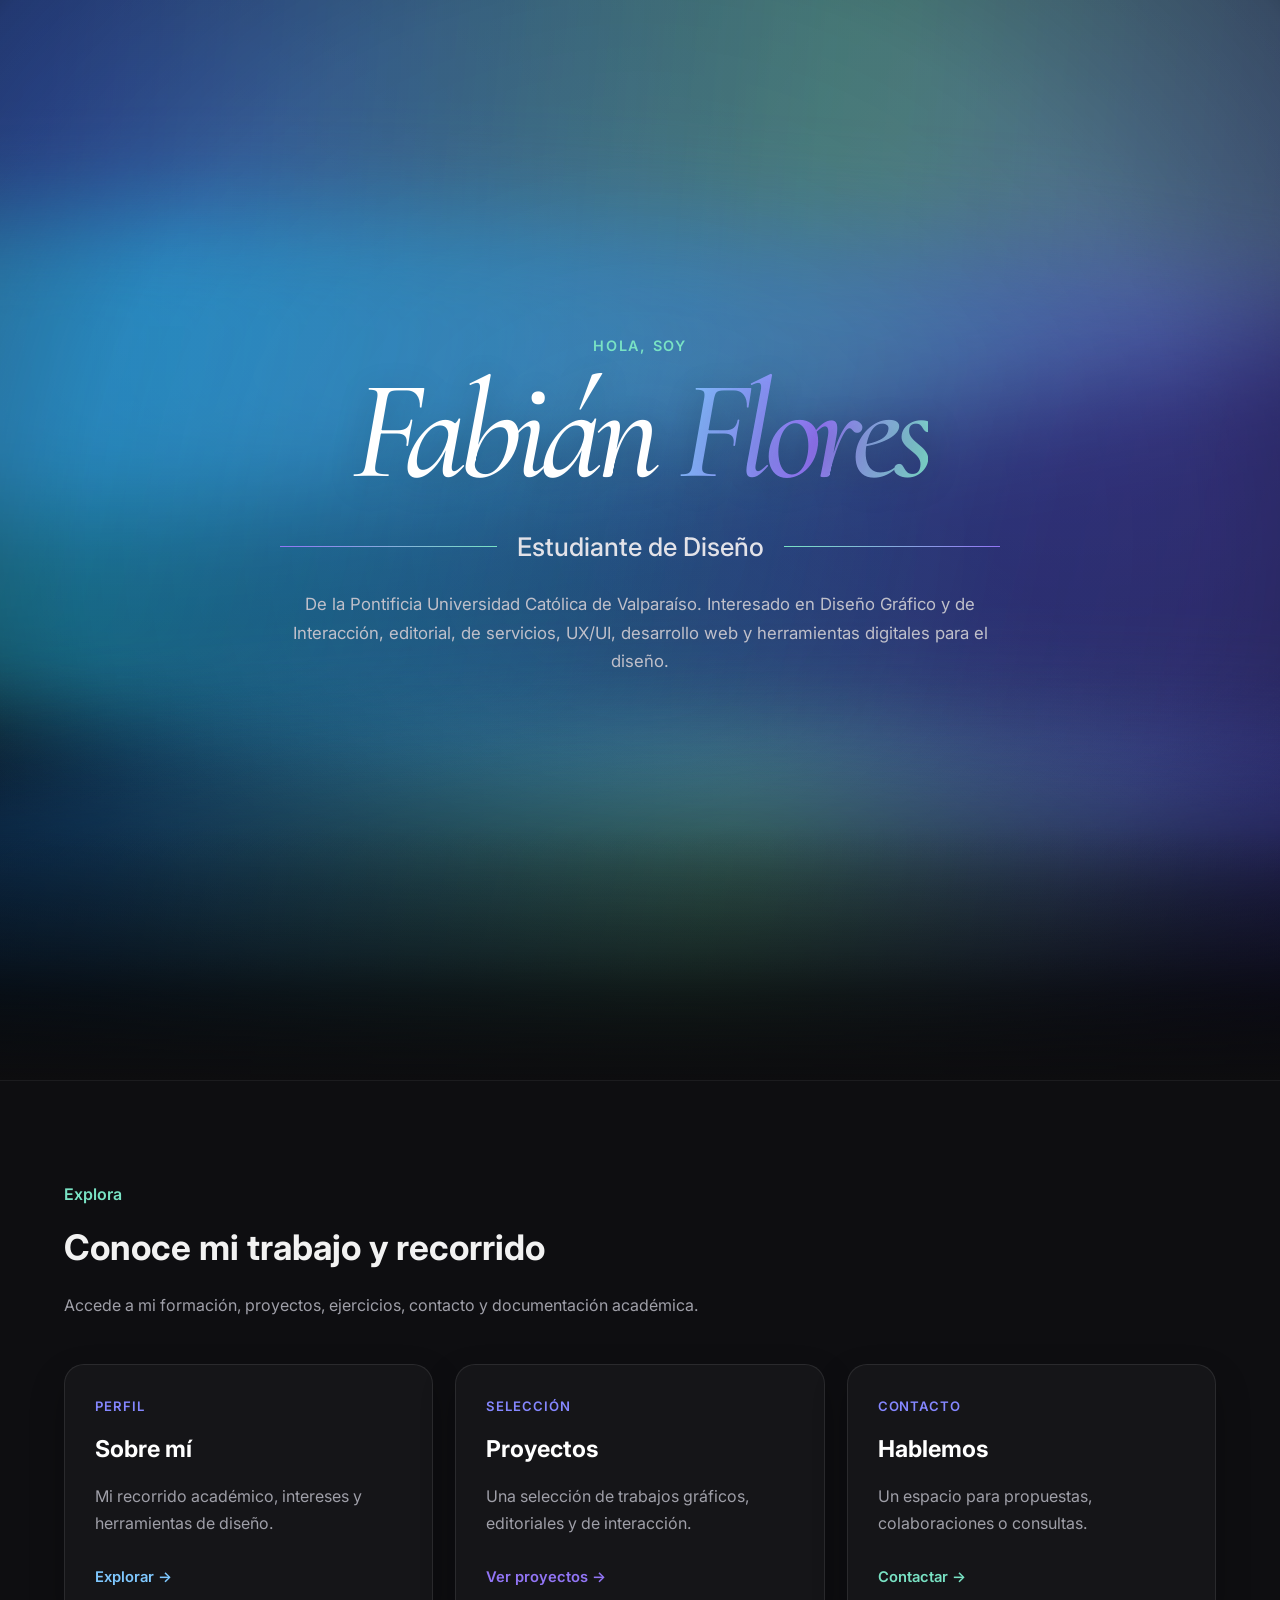
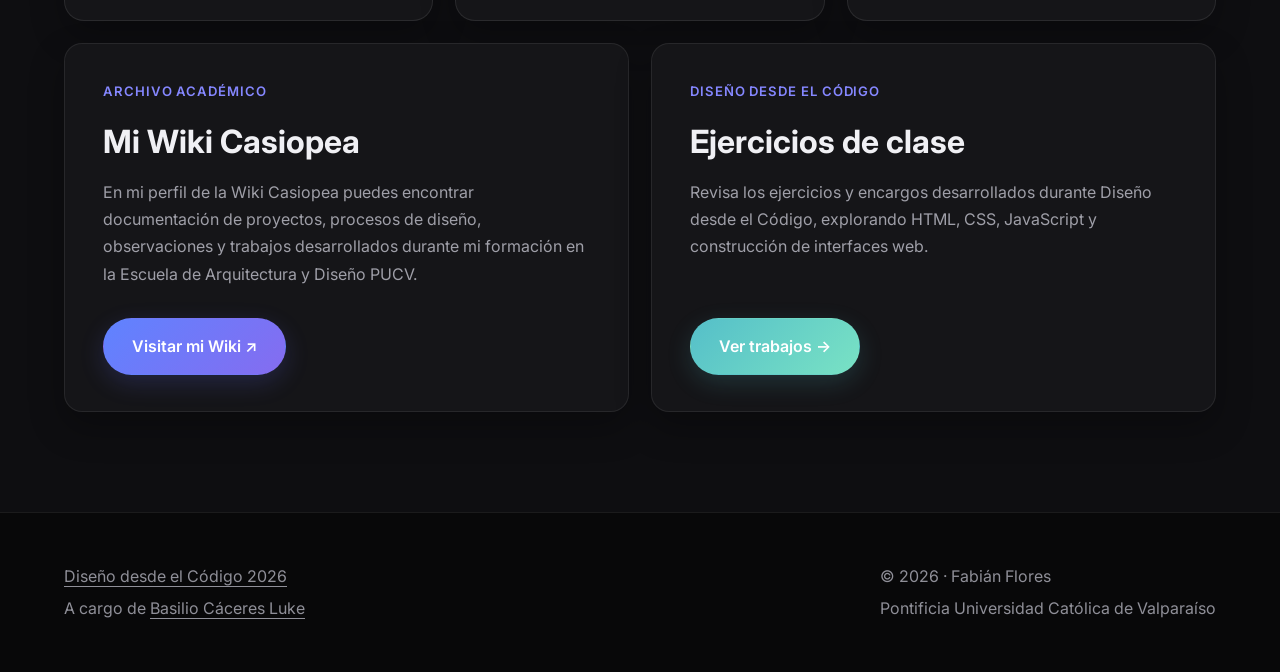
<file: index.html>
<!DOCTYPE html>
<html lang="es">

<head>
    <meta charset="UTF-8">
    <meta name="viewport" content="width=device-width, initial-scale=1.0">

    <title>Fabián Flores | Presentación Personal</title>

    <meta name="description"
        content="Landing personal de Fabián Flores, estudiante de Diseño Gráfico en la Pontificia Universidad Católica de Valparaíso.">

    <!-- Google Fonts -->
    <link rel="preconnect" href="https://fonts.googleapis.com">
    <link rel="preconnect" href="https://fonts.gstatic.com" crossorigin>

    <link href="https://fonts.googleapis.com/css2?family=Cormorant+Garamond:ital,wght@1,400;1,500;1,600&family=Inter:wght@300;400;500;600;700&display=swap"
        rel="stylesheet">

    <!-- CSS -->
    <link rel="stylesheet" href="style.css">
</head>

<body>

    <!-- ==========================
            NAVEGACIÓN
    =========================== -->

    <nav
        class="site-nav"
        aria-label="Navegación principal">

        <div class="container nav-content">

            <a
                href="index.html"
                class="nav-brand"
                aria-label="Fabián Flores — Inicio"
                aria-current="page">
                <span class="brand-name">
                    Fabián
                </span>
                <span class="brand-surname">
                    Flores
                </span>
            </a>

            <div class="nav-links">

                <a href="sobre-mi.html" class="nav-link">
                    Sobre mí
                </a>

                <a href="proyectos.html" class="nav-link">
                    Proyectos
                </a>

                <a href="ejercicios.html" class="nav-link">
                    Ejercicios
                </a>

                <a href="contacto.html" class="nav-link">
                    Contacto
                </a>

            </div>

        </div>

    </nav>

    <!-- ==========================
            HERO
    =========================== -->

    <header class="hero">

        <div class="hero-fluid" aria-hidden="true">
            <div class="fluid-layer fluid-layer-1"></div>
            <div class="fluid-layer fluid-layer-2"></div>
            <div class="fluid-layer fluid-layer-3"></div>
        </div>

        <div class="hero-words" aria-hidden="true">
            <div class="hero-word" style="--y:6%;--size:.82rem;--dur:23s;--delay:-8s;--op:.20"><span class="hero-word-inner">Diseño Gráfico</span></div>
            <div class="hero-word" style="--y:11%;--size:1rem;--dur:27s;--delay:-19s;--op:.20"><span class="hero-word-inner">Interacción</span></div>
            <div class="hero-word" style="--y:17%;--size:.75rem;--dur:20s;--delay:-4s;--op:.20"><span class="hero-word-inner">UX/UI</span></div>
            <div class="hero-word" style="--y:22%;--size:.9rem;--dur:25s;--delay:-14s;--op:.20"><span class="hero-word-inner">Editorial</span></div>

            <div class="hero-word" style="--y:29%;--size:.78rem;--dur:22s;--delay:-17s;--op:.20"><span class="hero-word-inner">Diseño de Servicios</span></div>
            <div class="hero-word" style="--y:34%;--size:1.05rem;--dur:29s;--delay:-7s;--op:.20"><span class="hero-word-inner">Tipografía</span></div>
            <div class="hero-word" style="--y:39%;--size:.8rem;--dur:21s;--delay:-11s;--op:.20"><span class="hero-word-inner">Diseño desde el Códgio</span></div>
            <div class="hero-word" style="--y:44%;--size:.92rem;--dur:26s;--delay:-22s;--op:.20"><span class="hero-word-inner">Diseño Visual</span></div>

            <div class="hero-word" style="--y:50%;--size:.72rem;--dur:19s;--delay:-3s;--op:.20"><span class="hero-word-inner">HTML · CSS · JS</span></div>
            <div class="hero-word" style="--y:55%;--size:.98rem;--dur:28s;--delay:-16s;--op:.20"><span class="hero-word-inner">Experiencia</span></div>
            <div class="hero-word" style="--y:60%;--size:.8rem;--dur:24s;--delay:-10s;--op:.20"><span class="hero-word-inner">Interfaces</span></div>
            <div class="hero-word" style="--y:65%;--size:.88rem;--dur:30s;--delay:-25s;--op:.20"><span class="hero-word-inner">Desarrollo Web</span></div>

            <div class="hero-word" style="--y:71%;--size:.76rem;--dur:21s;--delay:-9s;--op:.20"><span class="hero-word-inner">Proyectos</span></div>
            <div class="hero-word" style="--y:76%;--size:1rem;--dur:27s;--delay:-20s;--op:.20"><span class="hero-word-inner">Investigación</span></div>
            <div class="hero-word" style="--y:81%;--size:.8rem;--dur:23s;--delay:-5s;--op:.20"><span class="hero-word-inner">Observación</span></div>
            <div class="hero-word" style="--y:86%;--size:.9rem;--dur:26s;--delay:-13s;--op:.20"><span class="hero-word-inner">Documentación</span></div>
            <div class="hero-word" style="--y:91%;--size:.74rem;--dur:20s;--delay:-15s;--op:.20"><span class="hero-word-inner">Creación Digital</span></div>
            <div class="hero-word" style="--y:95%;--size:.96rem;--dur:29s;--delay:-23s;--op:.20"><span class="hero-word-inner">Diseño</span></div>
        </div>

        <div class="hero-content">
            <div class="hero-text">

                <p class="hero-subtitle">Hola, soy</p>

                <h1>
                    <span class="hero-name-first">Fabián</span>
                    <span class="hero-name-last">Flores</span>
                </h1>

                <div class="hero-role">
                    <span class="hero-role-line" aria-hidden="true"></span>
                    <h2>Estudiante de Diseño</h2>
                    <span class="hero-role-line" aria-hidden="true"></span>
                </div>

                <p class="hero-description">
                    De la Pontificia Universidad Católica de Valparaíso.
                    Interesado en Diseño Gráfico y de Interacción, editorial, de servicios, UX/UI,
                    desarrollo web y herramientas digitales para el diseño.
                </p>

            </div>
        </div>

    </header>

    <!-- ==========================
            EXPLORA
    =========================== -->

    <section class="section home-explore">

        <div class="container">

            <div class="home-explore-heading">

                <p class="page-eyebrow">
                    Explora
                </p>

                <h2>
                    Conoce mi trabajo y recorrido
                </h2>

                <p>
                    Accede a mi formación, proyectos, ejercicios, contacto y
                    documentación académica.
                </p>

            </div>

            <!-- Accesos principales -->

            <div class="home-explore-grid">

                <a href="sobre-mi.html"
                    class="home-link-card">

                    <span class="home-card-label">
                        Perfil
                    </span>

                    <h3>
                        Sobre mí
                    </h3>

                    <p>
                        Mi recorrido académico, intereses
                        y herramientas de diseño.
                    </p>

                    <span class="home-card-arrow">
                        Explorar →
                    </span>

                </a>

                <a href="proyectos.html"
                    class="home-link-card">

                    <span class="home-card-label">
                        Selección
                    </span>

                    <h3>
                        Proyectos
                    </h3>

                    <p>
                        Una selección de trabajos gráficos,
                        editoriales y de interacción.
                    </p>

                    <span class="home-card-arrow">
                        Ver proyectos →
                    </span>

                </a>

                <a href="contacto.html"
                    class="home-link-card">

                    <span class="home-card-label">
                        Contacto
                    </span>

                    <h3>
                        Hablemos
                    </h3>

                    <p>
                        Un espacio para propuestas,
                        colaboraciones o consultas.
                    </p>

                    <span class="home-card-arrow">
                        Contactar →
                    </span>

                </a>

            </div>

            <!-- Recursos académicos -->

            <div class="home-resource-grid">

                <!-- Wiki Casiopea -->

                <div
                    id="wiki"
                    class="card home-resource-card">

                    <!-- Fondo inspirado en Casiopea -->
                    <div
                        class="wiki-space"
                        aria-hidden="true">
                    </div>

                    <div class="home-resource-content">

                        <p class="home-card-label">
                            Archivo académico
                        </p>

                        <h2>
                            Mi Wiki Casiopea
                        </h2>

                        <p>
                            En mi perfil de la Wiki Casiopea puedes encontrar
                            documentación de proyectos, procesos de diseño,
                            observaciones y trabajos desarrollados durante mi
                            formación en la Escuela de Arquitectura y Diseño PUCV.
                        </p>

                    </div>

                    <a
                        href="https://wiki.ead.pucv.cl/Fabi%C3%A1n_Flores"
                        target="_blank"
                        rel="noopener noreferrer"
                        class="btn">

                        Visitar mi Wiki ↗

                    </a>

                </div>

                <!-- Ejercicios -->

                <div
                    id="ejercicios-home"
                    class="card home-resource-card">

                    <div class="home-resource-content">

                        <p class="home-card-label">
                            Diseño desde el Código
                        </p>

                        <h2>
                            Ejercicios de clase
                        </h2>

                        <p>
                            Revisa los ejercicios y encargos desarrollados durante
                            Diseño desde el Código, explorando HTML, CSS,
                            JavaScript y construcción de interfaces web.
                        </p>

                    </div>

                    <a
                        href="ejercicios.html"
                        class="btn">

                        Ver trabajos →

                    </a>

                </div>


            </div>

        </div>

    </section>

    <!-- ==========================
            FOOTER
    =========================== -->

    <footer>

        <div class="container footer-content">

            <div class="footer-course">

                <h3>
                    <a href="https://wiki.ead.pucv.cl/Dise%C3%B1o_desde_el_C%C3%B3digo_2026"
                        target="_blank"
                        rel="noopener noreferrer">
                        Diseño desde el Código 2026
                    </a>
                </h3>

                <p>
                    A cargo de
                    <a href="https://wiki.ead.pucv.cl/Basilio_C%C3%A1ceres"
                        target="_blank"
                        rel="noopener noreferrer">
                        Basilio Cáceres Luke
                    </a>
                </p>

            </div>

            <div>

                <p id="copyright">
                    © 2026 · Fabián Flores
                </p>

                <p>
                    Pontificia Universidad Católica de Valparaíso
                </p>

            </div>

        </div>

    </footer>

    <!-- JavaScript -->
    <script src="script.js"></script>

</body>

</html>
</file>
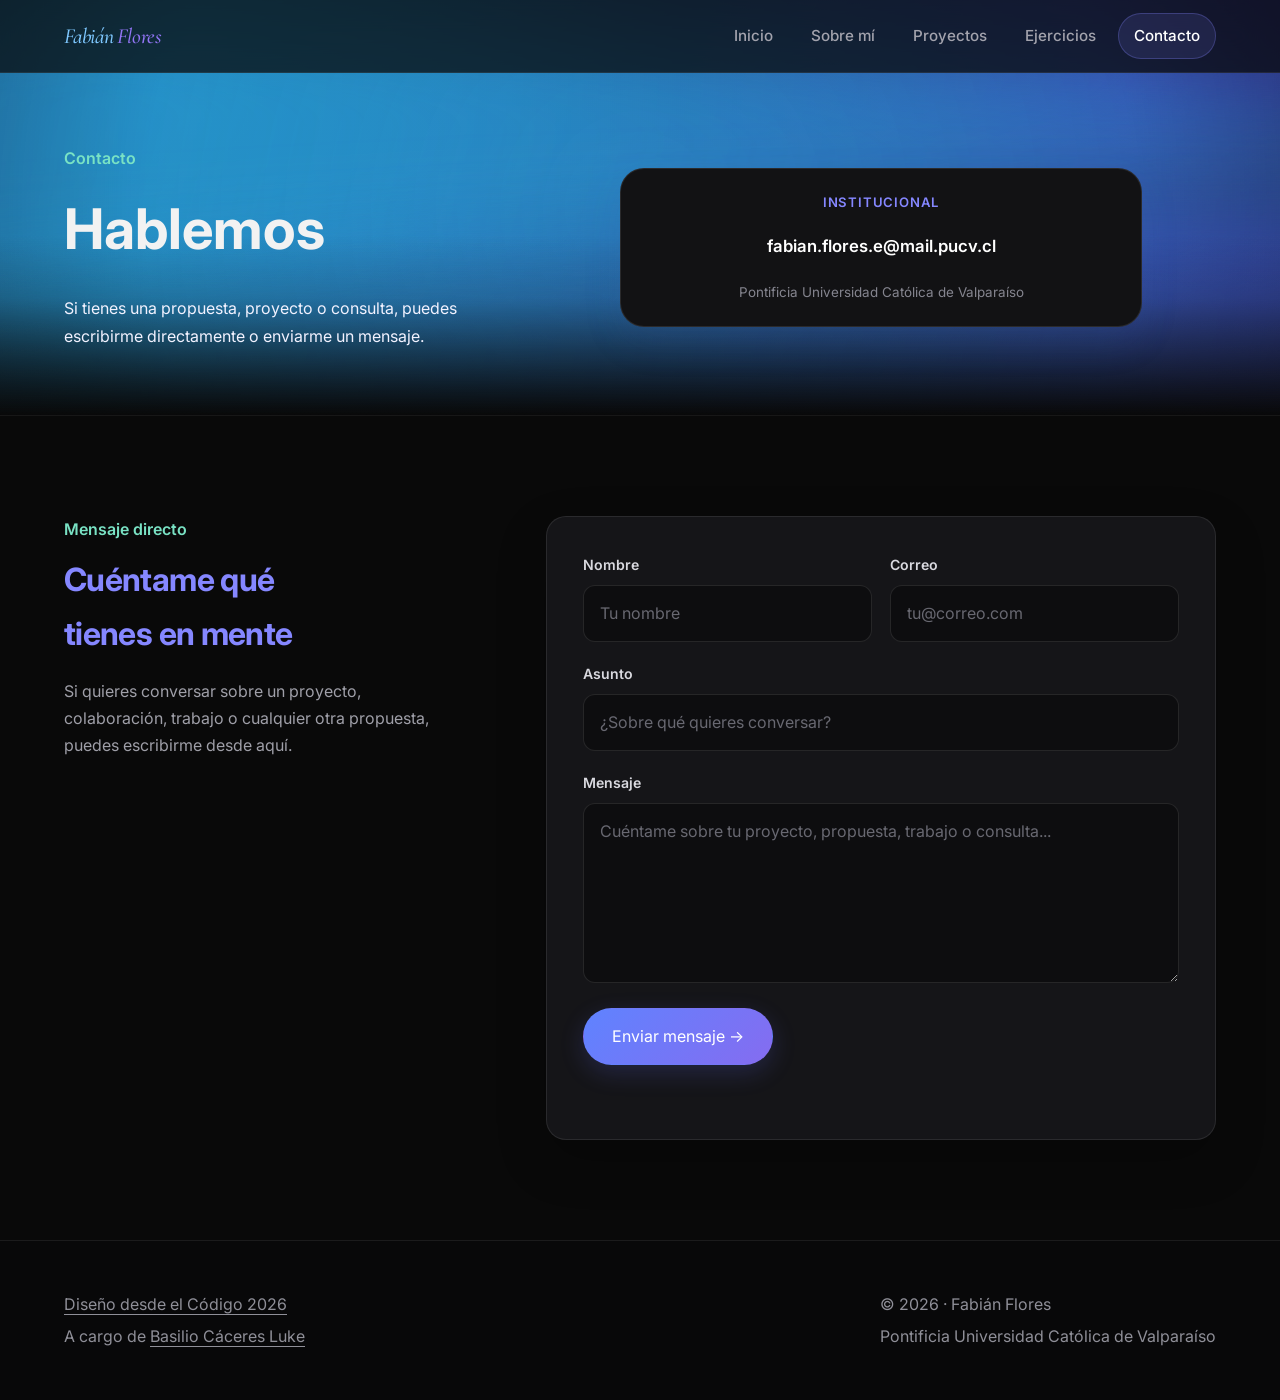
<file: contacto.html>
<!DOCTYPE html>
<html lang="es">

<head>
    <meta charset="UTF-8">
    <meta name="viewport" content="width=device-width, initial-scale=1.0">

    <title>Contacto | Fabián Flores</title>

    <meta name="description"
        content="Información de contacto de Fabián Flores, estudiante de Diseño en la Pontificia Universidad Católica de Valparaíso.">

    <!-- Google Fonts -->
    <link rel="preconnect" href="https://fonts.googleapis.com">
    <link rel="preconnect" href="https://fonts.gstatic.com" crossorigin>

    <link href="https://fonts.googleapis.com/css2?family=Cormorant+Garamond:ital,wght@1,400;1,500;1,600&family=Inter:wght@300;400;500;600;700&display=swap"
        rel="stylesheet">

    <!-- CSS -->
    <link rel="stylesheet" href="style.css">
</head>
 
<body class="page-contact">

    <!-- ==========================
            NAVEGACIÓN
    =========================== -->

    <nav
        class="site-nav"
        aria-label="Navegación principal">

        <div class="container nav-content">

            <a
                href="index.html"
                class="nav-brand"
                aria-label="Fabián Flores — Ir al inicio">

                <span class="brand-name">
                    Fabián
                </span>

                <span class="brand-surname">
                    Flores
                </span>

            </a>

            <div class="nav-links">

                <a href="index.html" class="nav-link">
                    Inicio
                </a>

                <a href="sobre-mi.html" class="nav-link">
                    Sobre mí
                </a>

                <a href="proyectos.html" class="nav-link">
                    Proyectos
                </a>

                <a href="ejercicios.html" class="nav-link">
                    Ejercicios
                </a>

                <a
                    href="contacto.html"
                    class="nav-link active"
                    aria-current="page">
                    Contacto
                </a>

            </div>

        </div>

    </nav>

    <!-- ==========================
            CABECERA DE CONTACTO
    =========================== -->

        <header class="page-header contact-page-header">

            <div class="hero-fluid page-fluid" aria-hidden="true">
                <div class="fluid-layer fluid-layer-1"></div>
                <div class="fluid-layer fluid-layer-2"></div>
                <div class="fluid-layer fluid-layer-3"></div>
            </div>

            <div class="container contact-header-grid">

                <!-- Texto -->

                <div class="contact-header-copy">

                    <p class="page-eyebrow">
                        Contacto
                    </p>

                    <h1>
                        Hablemos
                    </h1>

                    <p class="page-description">
                        Si tienes una propuesta, proyecto o consulta,
                        puedes escribirme directamente o enviarme un mensaje.
                    </p>

                </div>

                <!-- Correos -->

                <div class="contact-options contact-options-header">


                    <!-- Institucional -->

                    <a
                        href="mailto:fabian.flores.e@mail.pucv.cl"
                        class="contact-option">

                        <span class="contact-option-label">
                            Institucional
                        </span>

                        <strong>
                            fabian.flores.e@mail.pucv.cl
                        </strong>

                        <span class="contact-option-note">
                            Pontificia Universidad Católica de Valparaíso
                        </span>

                    </a>

                </div>

            </div>

        </header>

    <!-- ==========================
            INFORMACIÓN DE CONTACTO
    =========================== -->

    <main>

        <!-- ==========================
                FORMULARIO
        =========================== -->

        <section class="section contact-form-section">

            <div class="container contact-form-grid">

                <div class="contact-form-intro">

                    <p class="page-eyebrow">
                        Mensaje directo
                    </p>

                    <h2 class="section-title">
                        Cuéntame qué<br>
                        tienes en mente
                    </h2>

                    <p>
                        Si quieres conversar sobre un proyecto,
                        colaboración, trabajo o cualquier otra propuesta,
                        puedes escribirme desde aquí.
                    </p>

                </div>

                <form
                    id="contact-form"
                    class="contact-form"
                    action="https://formspree.io/f/mnpawgqn"
                    method="POST">

                    <div class="form-row">

                        <div class="form-field">

                            <label for="contact-name">
                                Nombre
                            </label>

                            <input
                                type="text"
                                id="contact-name"
                                name="nombre"
                                placeholder="Tu nombre"
                                autocomplete="name"
                                required>

                        </div>

                        <div class="form-field">

                            <label for="contact-email">
                                Correo
                            </label>

                            <input
                                type="email"
                                id="contact-email"
                                name="email"
                                placeholder="tu@correo.com"
                                autocomplete="email"
                                required>

                        </div>

                    </div>

                    <div class="form-field">

                        <label for="contact-subject">
                            Asunto
                        </label>

                        <input
                            type="text"
                            id="contact-subject"
                            name="asunto"
                            placeholder="¿Sobre qué quieres conversar?"
                            required>

                    </div>

                    <div class="form-field">

                        <label for="contact-message">
                            Mensaje
                        </label>

                        <textarea
                            id="contact-message"
                            name="mensaje"
                            placeholder="Cuéntame sobre tu proyecto, propuesta, trabajo o consulta..."
                            required></textarea>

                    </div>

                    <button
                        type="submit"
                        class="btn contact-submit">

                        Enviar mensaje →

                    </button>

                    <p
                        id="contact-form-status"
                        class="form-status"
                        aria-live="polite">
                    </p>


                </form>


            </div>

        </section>

    </main>

    <!-- ==========================
            FOOTER
    =========================== -->

    <footer>

        <div class="container footer-content">

            <div class="footer-course">

                <h3>
                    <a href="https://wiki.ead.pucv.cl/Dise%C3%B1o_desde_el_C%C3%B3digo_2026"
                        target="_blank"
                        rel="noopener noreferrer">
                        Diseño desde el Código 2026
                    </a>
                </h3>

                <p>
                    A cargo de
                    <a href="https://wiki.ead.pucv.cl/Basilio_C%C3%A1ceres"
                        target="_blank"
                        rel="noopener noreferrer">
                        Basilio Cáceres Luke
                    </a>
                </p>

            </div>

            <div>

                <p id="copyright">
                    © 2026 · Fabián Flores
                </p>

                <p>
                    Pontificia Universidad Católica de Valparaíso
                </p>

            </div>

        </div>

    </footer>

    <!-- JavaScript -->
    <script src="script.js"></script>

</body>
</html>
</file>
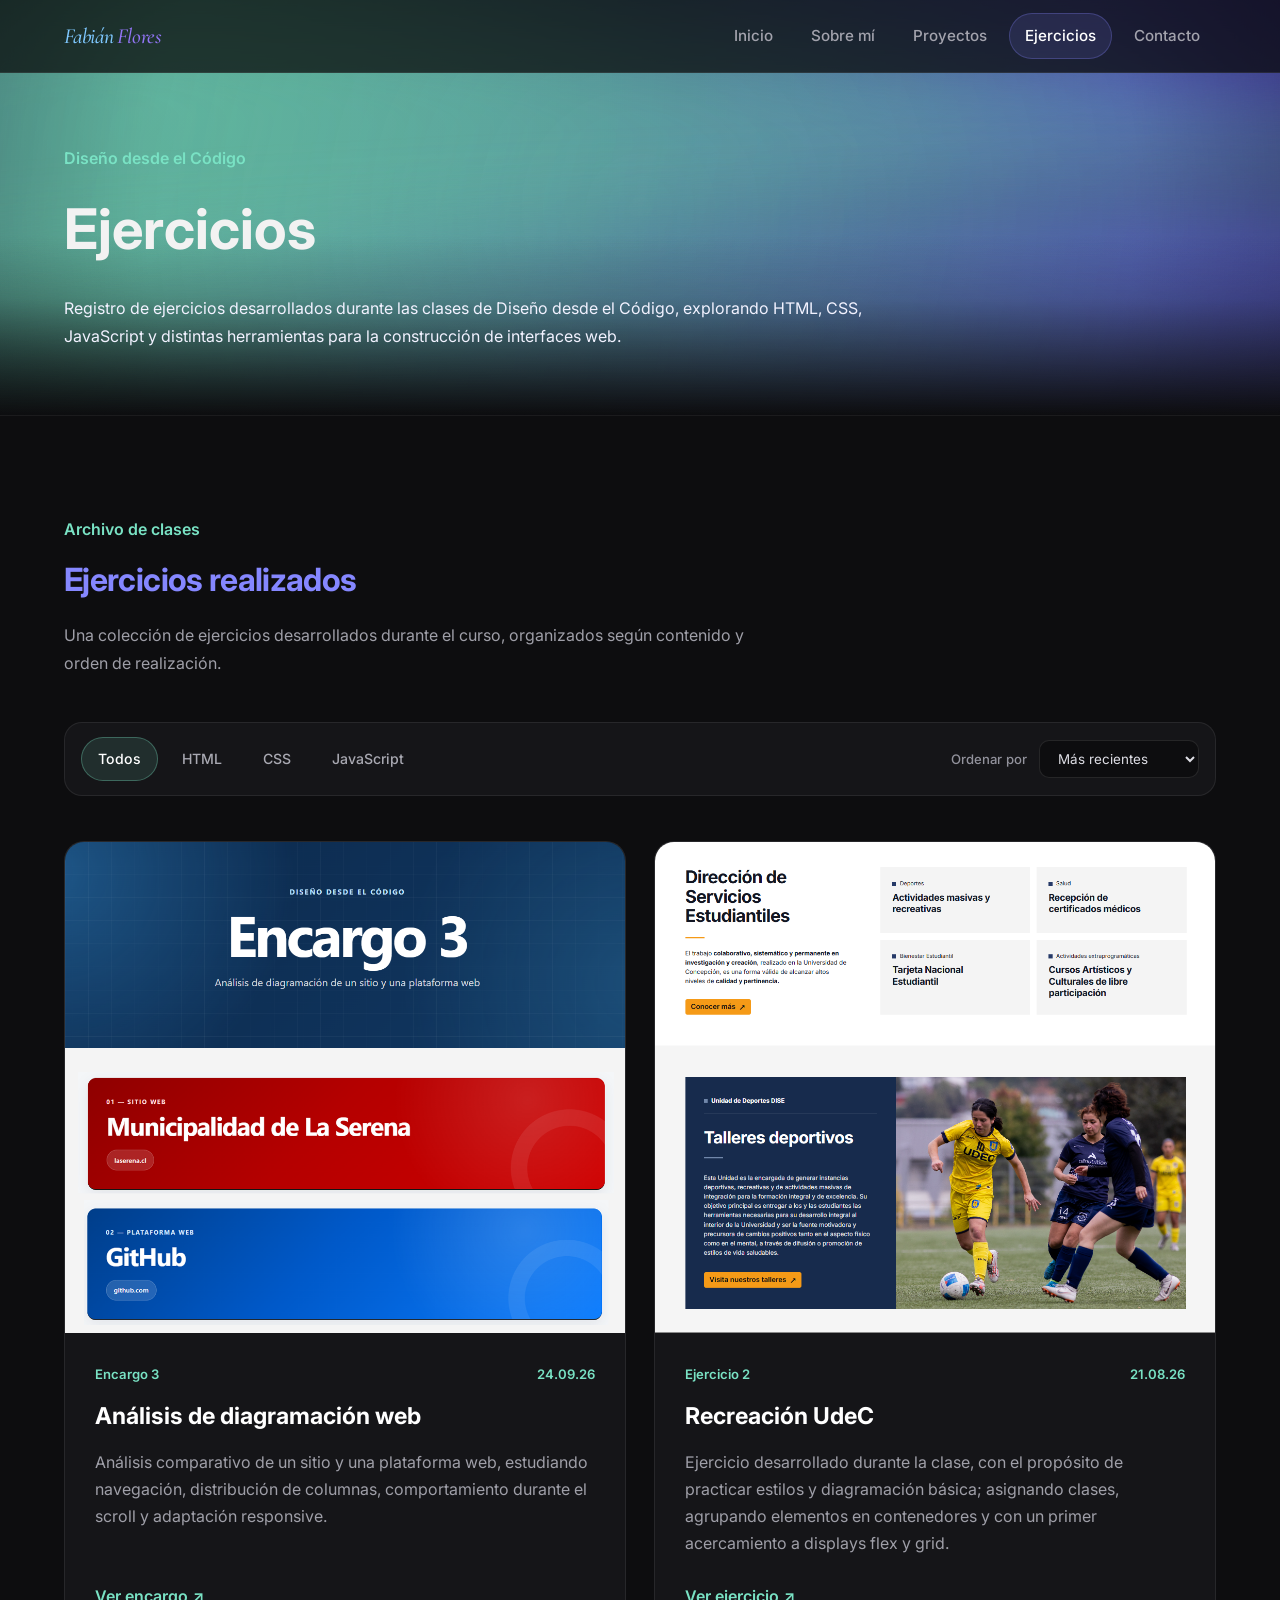
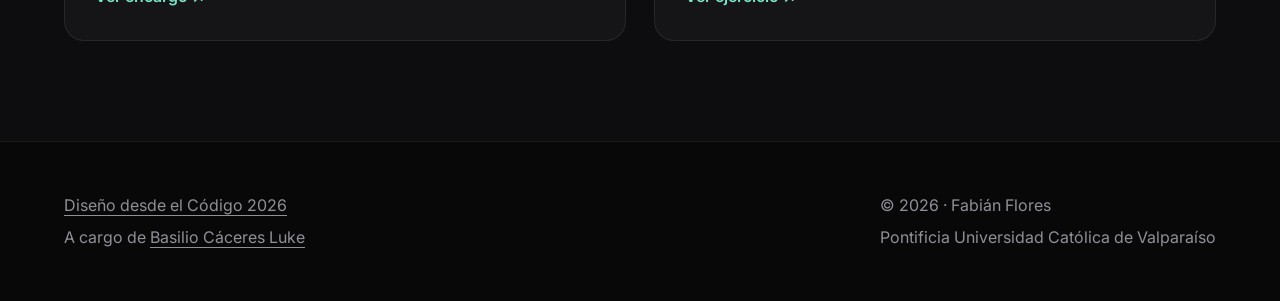
<file: ejercicios.html>
<!DOCTYPE html>
<html lang="es">

<head>

    <meta charset="UTF-8">

    <meta
        name="viewport"
        content="width=device-width, initial-scale=1.0">

    <title>
        Ejercicios | Fabián Flores
    </title>

    <meta
        name="description"
        content="Ejercicios desarrollados por Fabián Flores en la asignatura Diseño desde el Código 2026.">


    <!-- Google Fonts -->

    <link
        rel="preconnect"
        href="https://fonts.googleapis.com">

    <link
        rel="preconnect"
        href="https://fonts.gstatic.com"
        crossorigin>

    <link
        href="https://fonts.googleapis.com/css2?family=Cormorant+Garamond:ital,wght@1,400;1,500;1,600&family=Inter:wght@300;400;500;600;700&display=swap"
        rel="stylesheet">


    <!-- CSS -->

    <link
        rel="stylesheet"
        href="style.css">

</head>


<body class="page-exercises">

    <!-- ==========================
            NAVEGACIÓN
    =========================== -->

    <nav
        class="site-nav"
        aria-label="Navegación principal">

        <div class="container nav-content">

            <a
                href="index.html"
                class="nav-brand"
                aria-label="Fabián Flores — Ir al inicio">

                <span class="brand-name">
                    Fabián
                </span>

                <span class="brand-surname">
                    Flores
                </span>

            </a>

            <div class="nav-links">

                <a href="index.html" class="nav-link">
                    Inicio
                </a>

                <a href="sobre-mi.html" class="nav-link">
                    Sobre mí
                </a>

                <a href="proyectos.html" class="nav-link">
                    Proyectos
                </a>

                <a
                    href="ejercicios.html"
                    class="nav-link active"
                    aria-current="page">
                    Ejercicios
                </a>

                <a href="contacto.html" class="nav-link">
                    Contacto
                </a>

            </div>

        </div>

    </nav>

    <!-- ==========================
            CABECERA
    =========================== -->

    <header class="page-header">

        <div class="hero-fluid page-fluid" aria-hidden="true">
            <div class="fluid-layer fluid-layer-1"></div>
            <div class="fluid-layer fluid-layer-2"></div>
            <div class="fluid-layer fluid-layer-3"></div>
        </div>

        <div class="container">


            <p class="page-eyebrow">
                Diseño desde el Código
            </p>


            <h1>
                Ejercicios
            </h1>


            <p class="page-description">

                Registro de ejercicios desarrollados durante
                las clases de Diseño desde el Código,
                explorando HTML, CSS, JavaScript y distintas
                herramientas para la construcción de interfaces web.

            </p>


        </div>

    </header>

    <!-- ==========================
            CONTENIDO
    =========================== -->

    <main>

        <!-- ==========================
                EJERCICIOS
        =========================== -->

        <section
            id="ejercicios"
            class="section exercises-section">

            <div class="container">

                <!-- Encabezado -->

                <div class="exercises-heading">


                    <p class="page-eyebrow">
                        Archivo de clases
                    </p>


                    <h2 class="section-title">
                        Ejercicios realizados
                    </h2>


                    <p>

                        Una colección de ejercicios desarrollados
                        durante el curso, organizados según
                        contenido y orden de realización.

                    </p>


                </div>

                

                <!-- ==========================
                        FILTROS
                =========================== -->

                <div class="exercise-controls">


                    <!-- Categorías -->

                    <nav
                        class="exercise-filters"
                        aria-label="Filtrar ejercicios">


                        <button
                            type="button"
                            class="exercise-filter active"
                            data-filter="all">

                            Todos

                        </button>


                        <button
                            type="button"
                            class="exercise-filter"
                            data-filter="html">

                            HTML

                        </button>


                        <button
                            type="button"
                            class="exercise-filter"
                            data-filter="css">

                            CSS

                        </button>


                        <button
                            type="button"
                            class="exercise-filter"
                            data-filter="javascript">

                            JavaScript

                        </button>


                    </nav>


                    <!-- Orden -->

                    <div class="exercise-sort">


                        <label for="exercise-sort">
                            Ordenar por
                        </label>


                        <select
                            id="exercise-sort"
                            name="exercise-sort">


                            <option value="newest">
                                Más recientes
                            </option>


                            <option value="oldest">
                                Más antiguos
                            </option>


                        </select>


                    </div>


                </div>

                <!-- ==========================
                        GALERÍA
                =========================== -->

                <div
                    class="exercise-grid"
                    id="exercise-list">

                    <!-- ==========================
                            ESTADO INICIAL
                    =========================== -->

                    <!-- EJERCICIO 2 -->
                    <article
                        class="exercise-card"
                        data-category="html css"
                        data-class="2"
                        data-order="2">

                        <a
                            href="https://fabianfloreses.github.io/Ejercicio2-DdeC26/"
                            target="_blank"
                            rel="noopener noreferrer"
                            class="exercise-preview">

                            <img
                                src="assets/Ejercicio2-DdeC.png"
                                alt="Previsualización del Ejercicio 2 de Diseño desde el Código"
                                loading="lazy"
                                decoding="async">

                        </a>

                        <div class="exercise-info">
                            <div class="exercise-meta">

                                <span>
                                    Ejercicio 2
                                </span>

                                <span>
                                    21.08.26
                                </span>

                            </div>

                            <h3>
                                Recreación UdeC
                            </h3>

                            <p>
                                Ejercicio desarrollado durante la clase,
                                con el propósito de practicar estilos y diagramación básica;
                                 asignando clases, agrupando elementos en contenedores y con un primer acercamiento a displays flex y grid.
                            </p>

                            <a
                                href="https://fabianfloreses.github.io/Ejercicio2-DdeC26/"
                                target="_blank"
                                rel="noopener noreferrer"
                                class="exercise-link">

                                Ver ejercicio ↗

                            </a>

                        </div>

                    </article>

                    <!-- ENCARGO 3 -->
                    <article
                        class="exercise-card"
                        data-category="html css"
                        data-class="4"
                        data-order="3">

                        <a
                            href="https://fabianfloreses.github.io/Encargo3-DdeC26/"
                            target="_blank"
                            rel="noopener noreferrer"
                            class="exercise-preview">

                            <img
                                src="assets/Encargo3-DdeC.png"
                                alt="Previsualización del Encargo 3 de Diseño desde el Código"
                                loading="lazy"
                                decoding="async">

                        </a>


                        <div class="exercise-info">

                            <div class="exercise-meta">

                                <span>
                                    Encargo 3
                                </span>

                                <span>
                                    24.09.26
                                </span>

                            </div>


                            <h3>
                                Análisis de diagramación web
                            </h3>


                            <p>
                                Análisis comparativo de un sitio y una plataforma web,
                                estudiando navegación, distribución de columnas,
                                comportamiento durante el scroll y adaptación responsive.
                            </p>


                            <a
                                href="https://fabianfloreses.github.io/Encargo3-DdeC26/"
                                target="_blank"
                                rel="noopener noreferrer"
                                class="exercise-link">

                                Ver encargo ↗

                            </a>

                        </div>

                    </article>

                    <!-- ==================================================

                         PLANTILLA PARA AGREGAR UN EJERCICIO

                         Esta estructura está comentada.
                         Más adelante la duplicaremos por cada
                         ejercicio que quieras incorporar.

                    ===================================================

                    <article
                        class="exercise-card"
                        data-category="html"
                        data-class="2"
                        data-order="1">

                        <a
                            href="URL_PUBLICA_DEL_EJERCICIO"
                            target="_blank"
                            rel="noopener noreferrer"
                            class="exercise-preview">

                            <img
                                src="assets/IMAGEN-DEL-EJERCICIO.jpg"
                                alt="Previsualización del ejercicio"
                                loading="lazy"
                                decoding="async">

                        </a>

                        <div class="exercise-info">

                            <div class="exercise-meta">

                                <span>
                                    HTML
                                </span>

                                <span>
                                    Clase 2
                                </span>


                            </div>

                            <h3>
                                Nombre del ejercicio
                            </h3>

                            <p>

                                Breve descripción del ejercicio
                                realizado durante la clase.

                            </p>

                            <a
                                href="URL_PUBLICA_DEL_EJERCICIO"
                                target="_blank"
                                rel="noopener noreferrer"
                                class="exercise-link">

                                Ver ejercicio ↗

                            </a>

                        </div>

                    </article>

                    ================================================== -->

                </div>

            </div>

        </section>

    </main>


    <!-- ==========================
            FOOTER
    =========================== -->

    <footer>


        <div class="container footer-content">


            <div class="footer-course">


                <h3>

                    <a
                        href="https://wiki.ead.pucv.cl/Dise%C3%B1o_desde_el_C%C3%B3digo_2026"
                        target="_blank"
                        rel="noopener noreferrer">

                        Diseño desde el Código 2026

                    </a>

                </h3>


                <p>

                    A cargo de

                    <a
                        href="https://wiki.ead.pucv.cl/Basilio_C%C3%A1ceres"
                        target="_blank"
                        rel="noopener noreferrer">

                        Basilio Cáceres Luke

                    </a>

                </p>


            </div>


            <div>


                <p id="copyright">
                    © 2026 · Fabián Flores
                </p>


                <p>
                    Pontificia Universidad Católica de Valparaíso
                </p>


            </div>


        </div>


    </footer>

    <!-- JavaScript -->
    <script src="script.js"></script>


</body>

</html>
</file>
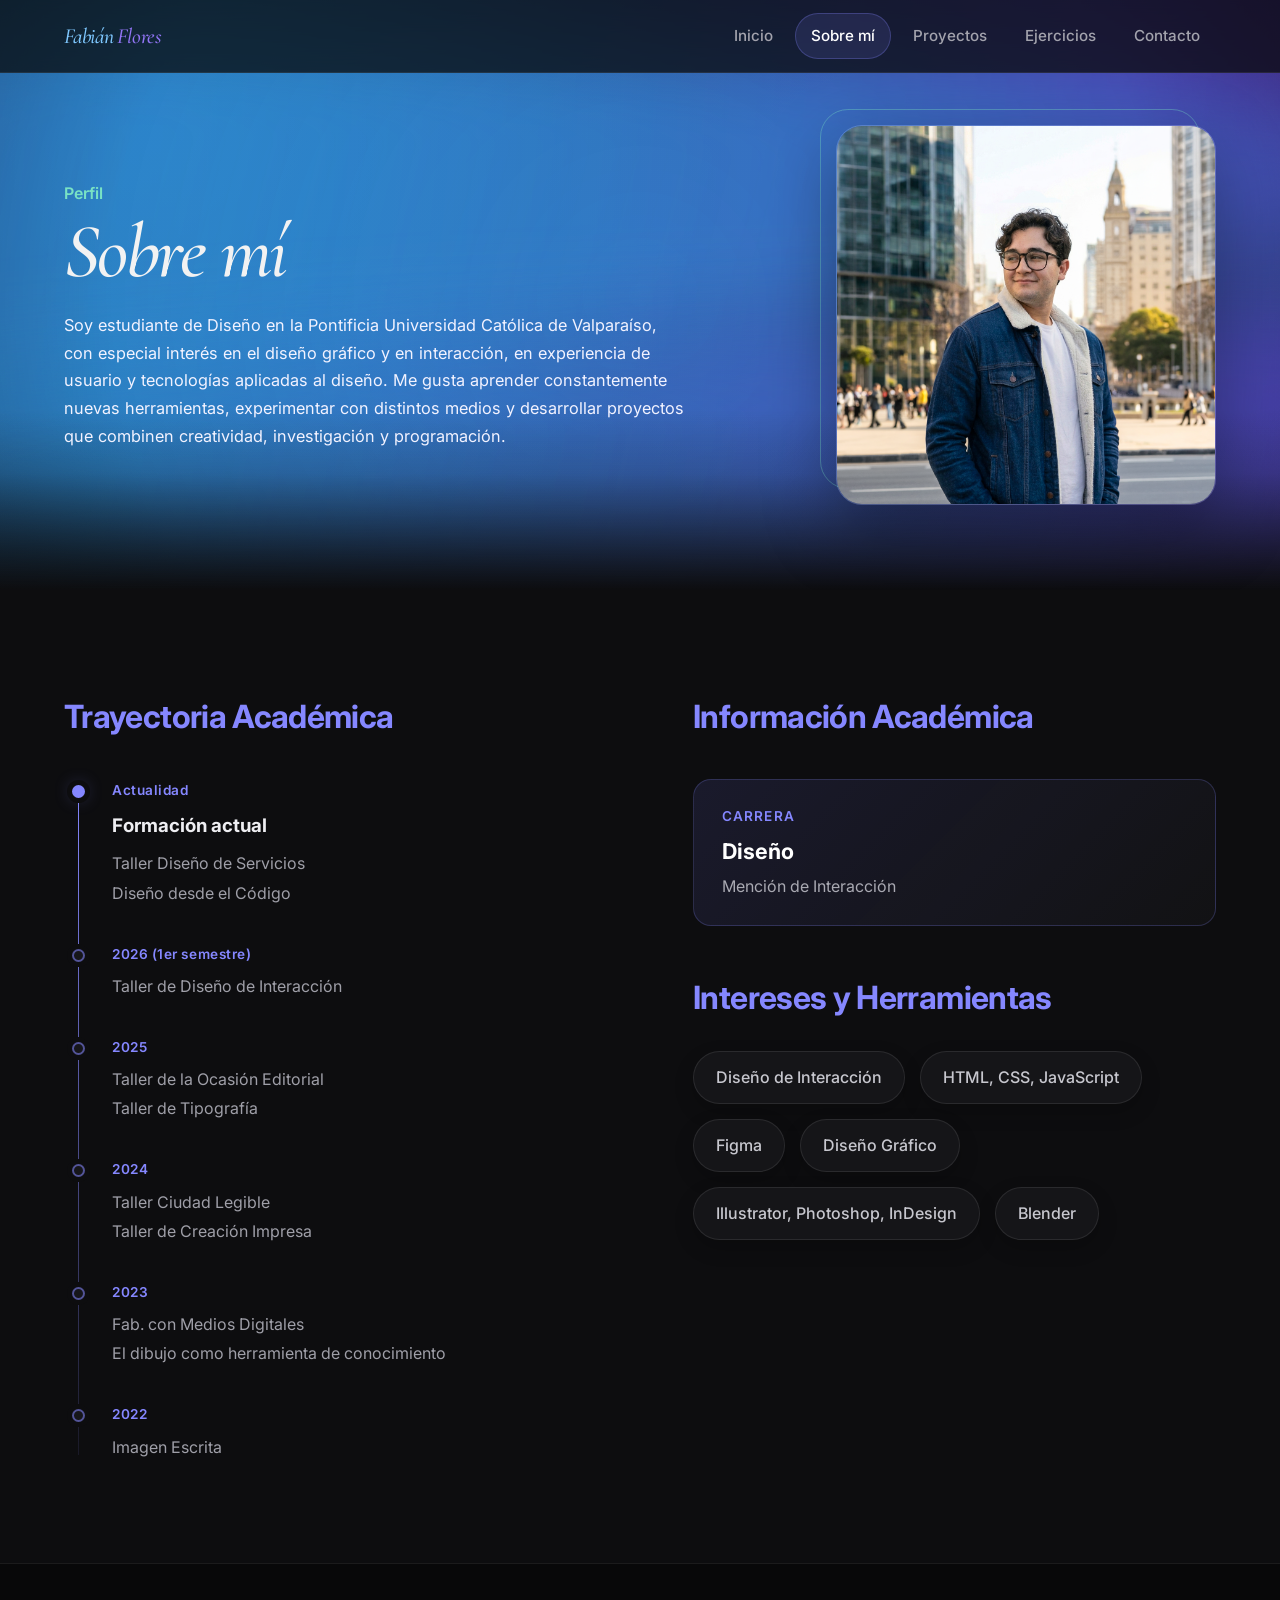
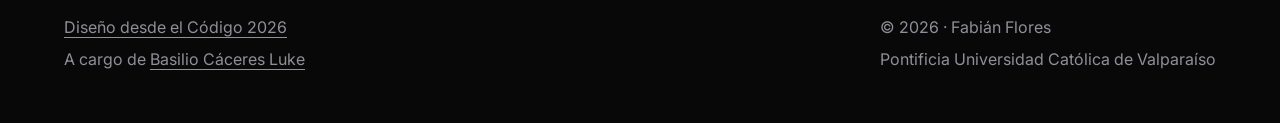
<file: sobre-mi.html>
<!DOCTYPE html>
<html lang="es">

<head>
    <meta charset="UTF-8">
    <meta name="viewport" content="width=device-width, initial-scale=1.0">

    <title>Sobre mí | Fabián Flores</title>

    <meta name="description"
        content="Perfil, intereses, herramientas y trayectoria académica de Fabián Flores, estudiante de Diseño en la Pontificia Universidad Católica de Valparaíso.">

    <!-- Google Fonts -->
    <link rel="preconnect" href="https://fonts.googleapis.com">
    <link rel="preconnect" href="https://fonts.gstatic.com" crossorigin>

    <link href="https://fonts.googleapis.com/css2?family=Cormorant+Garamond:ital,wght@1,400;1,500;1,600&family=Inter:wght@300;400;500;600;700&display=swap"
        rel="stylesheet">

    <!-- CSS -->
    <link rel="stylesheet" href="style.css">
</head>

<body class="page-about">

    <!-- ==========================
            NAVEGACIÓN
    =========================== -->

    <nav
        class="site-nav"
        aria-label="Navegación principal">

        <div class="container nav-content">

            <a
                href="index.html"
                class="nav-brand"
                aria-label="Fabián Flores — Ir al inicio">

                <span class="brand-name">
                    Fabián
                </span>

                <span class="brand-surname">
                    Flores
                </span>

            </a>

            <div class="nav-links">

                <a href="index.html" class="nav-link">
                    Inicio
                </a>

                <a
                    href="sobre-mi.html"
                    class="nav-link active"
                    aria-current="page">
                    Sobre mí
                </a>

                <a href="proyectos.html" class="nav-link">
                    Proyectos
                </a>

                <a href="ejercicios.html" class="nav-link">
                    Ejercicios
                </a>

                <a href="contacto.html" class="nav-link">
                    Contacto
                </a>

            </div>

        </div>

    </nav>

    <!-- ==========================
            CABECERA DE PÁGINA
    =========================== -->

    <header class="page-header about-page-header">

        <div class="hero-fluid page-fluid" aria-hidden="true">
            <div class="fluid-layer fluid-layer-1"></div>
            <div class="fluid-layer fluid-layer-2"></div>
            <div class="fluid-layer fluid-layer-3"></div>
        </div>

        <div class="container about-header-grid">
            
            <div class="about-header-copy">
                <p class="page-eyebrow">Perfil</p>

                <h1>Sobre mí</h1>

                <p class="page-description">
                    Soy estudiante de Diseño en la Pontificia Universidad Católica de Valparaíso,
                    con especial interés en el diseño gráfico y en interacción, en experiencia de usuario
                    y tecnologías aplicadas al diseño. Me gusta aprender constantemente nuevas herramientas,
                    experimentar con distintos medios y desarrollar proyectos que combinen creatividad,
                    investigación y programación.
                </p>
            </div>

            <div class="about-header-image">
                <img src="assets/PerfilFabián.png"
                    alt="Fotografía de Fabián Flores"
                    fetchpriority="high"
                    decoding="async">
            </div>
        </div>
    </header>

    <!-- ==========================
            SOBRE MÍ E INFORMACIÓN ACADÉMICA
    =========================== -->

    <main>
        <section id="presentacion" class="section">

            <div class="container presentacion-grid">

                <!-- Columna izquierda: Trayectoria -->

                <div class="academic">

                    <h2 class="section-title">
                        Trayectoria Académica
                    </h2>


                    <div class="academic-timeline">

                        <article class="timeline-item timeline-current">

                            <div class="timeline-marker"></div>

                            <div class="timeline-content">

                                <span class="timeline-year">
                                    Actualidad
                                </span>

                                <h3>
                                    Formación actual
                                </h3>

                                <p>
                                    Taller Diseño de Servicios
                                </p>

                                <p>
                                    Diseño desde el Código
                                </p>

                            </div>

                        </article>


                        <article class="timeline-item">

                            <div class="timeline-marker"></div>

                            <div class="timeline-content">

                                <span class="timeline-year">
                                    2026 (1er semestre)
                                </span>

                                <p>
                                    Taller de Diseño de Interacción
                                </p>

                            </div>

                        </article>


                        <article class="timeline-item">

                            <div class="timeline-marker"></div>

                            <div class="timeline-content">

                                <span class="timeline-year">
                                    2025
                                </span>

                                <p>
                                    Taller de la Ocasión Editorial
                                </p>

                                <p>
                                    Taller de Tipografía
                                </p>

                            </div>

                        </article>


                        <article class="timeline-item">

                            <div class="timeline-marker"></div>

                            <div class="timeline-content">

                                <span class="timeline-year">
                                    2024
                                </span>

                                <p>
                                    Taller Ciudad Legible
                                </p>

                                <p>
                                    Taller de Creación Impresa
                                </p>

                            </div>

                        </article>


                        <article class="timeline-item">

                            <div class="timeline-marker"></div>

                            <div class="timeline-content">

                                <span class="timeline-year">
                                    2023
                                </span>

                                <p>
                                    Fab. con Medios Digitales
                                </p>

                                <p>
                                    El dibujo como herramienta de conocimiento
                                </p>

                            </div>

                        </article>


                        <article class="timeline-item">

                            <div class="timeline-marker"></div>

                            <div class="timeline-content">

                                <span class="timeline-year">
                                    2022
                                </span>

                                <p>
                                    Imagen Escrita
                                </p>

                            </div>

                        </article>

                    </div>

                </div>


                <!-- Columna derecha: Carrera e intereses -->

                <div class="about">

                    <h2 class="section-title">
                        Información Académica
                    </h2>


                    <div class="academic-program">

                        <p class="academic-label">
                            Carrera
                        </p>

                        <h3>
                            Diseño
                        </h3>

                        <p>
                            Mención de Interacción
                        </p>

                    </div>


                    <div class="about-skills">

                        <h2 class="section-title">
                            Intereses y Herramientas
                        </h2>

                        <ul
                            class="skills"
                            aria-label="Intereses y herramientas">

                            <li>Diseño de Interacción</li>
                            <li>HTML, CSS, JavaScript</li>
                            <li>Figma</li>
                            <li>Diseño Gráfico</li>
                            <li>Illustrator, Photoshop, InDesign</li>
                            <li>Blender</li>
                        </ul>
                    </div>
                </div>
            </div>

        </section>
    </main>

    <!-- ==========================
            FOOTER
    =========================== -->

    <footer>

        <div class="container footer-content">

            <div class="footer-course">

                <h3>
                    <a href="https://wiki.ead.pucv.cl/Dise%C3%B1o_desde_el_C%C3%B3digo_2026"
                        target="_blank"
                        rel="noopener noreferrer">
                        Diseño desde el Código 2026
                    </a>
                </h3>

                <p>
                    A cargo de
                    <a href="https://wiki.ead.pucv.cl/Basilio_C%C3%A1ceres"
                        target="_blank"
                        rel="noopener noreferrer">
                        Basilio Cáceres Luke
                    </a>
                </p>

            </div>

            <div>

                <p id="copyright">
                    © 2026 · Fabián Flores
                </p>

                <p>
                    Pontificia Universidad Católica de Valparaíso
                </p>

            </div>

        </div>

    </footer>

    <!-- JavaScript -->
    <script src="script.js"></script>

</body>

</html>
</file>
<file: style.css>
/* ==========================================
   VARIABLES
========================================== */

:root{
    --color-primary-dark:#6263e8;
    --color-accent:#8587ff;

    --color-light-blue:#7fc8ff;
    --color-purple:#9275f5;
    --color-mint:#79e2c4;

    --color-text:#f2f2f2;
    --color-text-light:#a8a8ad;
    --color-border:rgba(255,255,255,.10);
    --color-surface:#121214;

    --shadow: 0 15px 40px rgba(70,100,170,.10);
    --radius:18px;
    --transition:.3s ease;
    --max-width:1200px;
}

/* ==========================================
   RESET
========================================== */

*{
    margin:0;
    padding:0;
    box-sizing:border-box;
}

html{
    scroll-behavior:smooth;

    scroll-padding-top:90px;
}

body{
    font-family:'Inter', sans-serif;
    color:var(--color-text);
    line-height:1.7;
    min-height:100vh;
    overflow-x:hidden;
    background:#090909;
}

/* ==========================================
   TIPOGRAFÍA
========================================== */

h1{
    font-size:3.5rem;
    margin-bottom:.5rem;
}

h2{
    font-size:2rem;
    margin-bottom:1rem;
}

h3{
    margin-bottom:.8rem;
}

p{
    color:var(--color-text-light);
}

ul{
    padding-left:20px;
}

a{
    text-decoration:none;
    color:inherit;
}

/* ==========================================
   CONTENEDORES
========================================== */

.container{
    width:min(90%, var(--max-width));
    margin:auto;
}

.section{
    position:relative;
    padding:100px 0;
}

.section-title{
    margin-bottom:35px;
    color:var(--color-accent);
    font-weight:700;
    letter-spacing:-0.02em;
}

/* ==========================================
   APARICIÓN DE SECCIONES
========================================== */

.section.hidden{
    opacity:0;
    transform:
        translateY(28px);
    transition:
        opacity .7s ease,
        transform .7s
        cubic-bezier(.22,.65,.25,1);
}

.section.hidden.show{
    opacity:1;
    transform:translateY(0);
}

/* ==========================================
   NAVEGACIÓN
========================================== */

.site-nav{

    position:fixed;

    top:0;
    left:0;
    right:0;

    z-index:1000;

    background:
        rgba(7,7,8,.72);

    border-bottom:
        1px solid rgba(255,255,255,.07);

    backdrop-filter:
        blur(18px);

    -webkit-backdrop-filter:
        blur(18px);


    /* Estado inicial: oculta */

    opacity:0;

    visibility:hidden;

    pointer-events:none;


    /* Aparición suave */

    transition:
        opacity .45s ease,
        visibility .45s ease;

}

.site-nav.is-visible{

    opacity:1;

    visibility:visible;

    pointer-events:auto;

}

.nav-content{

    min-height:72px;

    display:flex;

    align-items:center;

    justify-content:space-between;

    gap:30px;

}

/* Nombre */
.nav-brand{
    display:inline-flex;
    align-items:baseline;
    gap:.16em;
    font-family:
        "Cormorant Garamond",
        serif;
    font-size:1.35rem;
    font-style:italic;
    font-weight:500;
    letter-spacing:-0.01em;
    white-space:nowrap;
}

.nav-brand .brand-name{color:var(--color-light-blue);}

.nav-brand .brand-surname{color:var(--color-purple);}

/* Enlaces */
.nav-links{

    display:flex;

    align-items:center;

    gap:6px;

}

.nav-link{

    padding:9px 15px;

    border-radius:999px;

    color:#a3a3ad;

    font-size:.95rem;

    font-weight:500;

    border:
        1px solid transparent;

    transition:
        color .3s ease,
        background .3s ease,
        border-color .3s ease,
        transform .3s ease;

}

.nav-link:hover{

    color:#ffffff;

    background:
        rgba(255,255,255,.06);

}

/* Página actual */
.nav-link.active{

    color:#ffffff;

    background:
        rgba(133,135,255,.13);

    border-color:
        rgba(133,135,255,.28);

}

/* Accesibilidad con teclado */
.nav-brand:focus-visible,
.nav-link:focus-visible{

    outline:
        2px solid var(--color-accent);

    outline-offset:4px;

}

/* ==========================================
   HERO
========================================== */

.hero{
    position:relative;
    min-height:calc(100vh + 180px);
    display:flex;
    align-items:center;
    overflow:hidden;
    isolation:isolate;
    background:#070708;
}

.hero::after{
    content:"";
    position:absolute;
    left:0;
    right:0;
    bottom:0;
    height:420px;
    pointer-events:none;
    background:
        linear-gradient(
            to bottom,
            rgba(7,7,8,0) 0%,
            rgba(7,7,8,.05) 20%,
            rgba(7,7,8,.18) 40%,
            rgba(7,7,8,.45) 60%,
            rgba(7,7,8,.75) 80%,
            #0d0d0f 100%
        );
    z-index:1;
}

/* ==========================================
   CABECERA DE PÁGINAS INTERNAS
========================================== */

.page-header{
    position:relative;
    overflow:hidden;
    isolation:isolate;
    padding:145px 0 65px;
    background:#070708;
    --page-next-bg:#0d0d0f;
}

.page-header > .container{
    position:relative;
    z-index:2;
}

.page-header h1{
    margin-bottom:18px;
}

.page-eyebrow{
    margin-bottom:10px;
    color:var(--color-mint);
    font-weight:600;
}

.page-description{
    max-width:800px;
    color:#f2f2ff;
}

/* ==========================================
   CABECERA — SOBRE MÍ
========================================== */

.about-page-header{
    min-height:560px;
    padding:125px 0 85px;
    display:flex;
    align-items:center;
    overflow:hidden;
}

.about-header-grid{
    display:grid;
    grid-template-columns:minmax(0,1.15fr) minmax(300px,.85fr);
    gap:70px;
    align-items:center;
}

.about-header-copy{max-width:700px;}

.about-page-header h1{
    margin-bottom:26px;
    font-family:"Cormorant Garamond",serif;
    font-size:clamp(4.5rem,6vw,6rem);
    font-style:italic;
    font-weight:500;
    line-height:.9;
    letter-spacing:-.035em;
}

.about-page-header .page-description{
    max-width:680px;
    font-size:1.02rem;
}

.about-header-image{
    position:relative;
    width:min(100%,380px);
    justify-self:end;
}

.about-header-image::before{
    content:"";
    position:absolute;
    top:-16px;
    right:16px;
    bottom:16px;
    left:-16px;
    border:1px solid rgba(121,226,196,.38);
    border-radius:28px;
    pointer-events:none;
}

.about-header-image img{
    position:relative;
    display:block;
    width:100%;
    aspect-ratio:1;
    object-fit:cover;
    border-radius:26px;
    border:1px solid rgba(255,255,255,.16);
    box-shadow:0 24px 70px rgba(0,0,0,.38);
}

/* ==========================================
   COLORES DE CABECERAS INTERNAS
========================================== */

body.page-about{
    --page-a:54,167,255;
    --page-b:118,79,255;
    --page-bg-1:#102334;
    --page-bg-2:#0b111d;
    --page-bg-3:#201642;
}

body.page-projects{
    --page-a:82,103,255;
    --page-b:151,75,245;
    --page-bg-1:#10162c;
    --page-bg-2:#0c0d18;
    --page-bg-3:#25133a;
}

body.page-exercises{
    --page-a:121,226,196;
    --page-b:105,90,255;
    --page-bg-1:#0c2b33;
    --page-bg-2:#0a1424;
    --page-bg-3:#201843;
}

body.page-contact{
    --page-a:45,185,255;
    --page-b:83,89,245;
    --page-bg-1:#101a27;
    --page-bg-2:#0a1018;
    --page-bg-3:#171330;
}

body.page-contact .page-header{--page-next-bg:#090909;}

/* ==========================================
   FONDO FLUIDO
========================================== */

.hero-fluid{
    position:absolute;
    inset:-10%;
    z-index:0;
    overflow:hidden;
    pointer-events:none;
    background:
        radial-gradient(
            circle at 20% 30%,
            rgba(61,125,255,.30),
            transparent 38%
        ),

        radial-gradient(
            circle at 78% 25%,
            rgba(126,85,255,.30),
            transparent 40%
        ),

        radial-gradient(
            circle at 50% 85%,
            rgba(121,226,196,.18),
            transparent 42%
        ),

        #070708;

}

/* Base compartida de las capas */

.fluid-layer{
    position:absolute;
    left:-30%;
    width:160%;
    filter:blur(45px);
    will-change:transform;
}

/* Hero fuera de pantalla */
.hero.is-paused
.fluid-layer{animation-play-state:paused;}

/* Onda superior */

.fluid-layer-1{
    top:-4%;
    height:46%;
    opacity:.78;
    background:
        linear-gradient(
            100deg,
            rgba(54,167,255,.85) 0%,
            rgba(74,122,255,.78) 28%,
            rgba(121,226,196,.76) 58%,
            rgba(118,79,255,.82) 100%
        );

    border-radius:
        40% 60% 65% 35%
        /
        55% 48% 52% 45%;

    transform:
        rotate(-5deg)
        scale(1.1);

    animation: fluid-wave-one 4.5s ease-in-out infinite alternate;

}

/* Onda central */
.fluid-layer-2{
    top:27%;
    height:43%;
    opacity:.68;
    background:
        linear-gradient(
            100deg,
            rgba(121,226,196,.78) 0%,
            rgba(35,208,255,.80) 30%,
            rgba(76,90,220,.72) 64%,
            rgba(126,81,245,.72) 100%
        );

    border-radius:
        58% 42% 36% 64%
        /
        42% 58% 45% 55%;

    transform:
        rotate(4deg)
        scale(1.08);

    animation: fluid-wave-two 5.6s ease-in-out infinite alternate;

}

/* Onda inferior */
.fluid-layer-3{
    bottom:-15%;
    height:48%;
    opacity:.72;
    background:
        linear-gradient(
            105deg,
            rgba(16,88,180,.68) 0%,
            rgba(24,125,220,.72) 28%,
            rgba(121,226,196,.58) 52%,
            rgba(74,75,205,.78) 72%,
            rgba(115,68,230,.72) 100%
        );

    border-radius:
        38% 62% 58% 42%
        /
        62% 38% 55% 45%;

    transform:
        rotate(-3deg)
        scale(1.12);

    animation: fluid-wave-three 6.8s ease-in-out infinite alternate;

}

/* Oscurecimiento para mantener legibilidad */

.hero-fluid::after{
    content:"";
    position:absolute;
    inset:0;
    background:
        radial-gradient(
            circle at center,
            rgba(5,5,8,.05) 0%,
            rgba(5,5,8,.14) 55%,
            rgba(5,5,8,.35) 82%,
            rgba(5,5,8,.92) 100%
        ),
        linear-gradient(
            to bottom,
            transparent 72%,
            rgba(7,7,8,.10) 82%,
            rgba(7,7,8,.55) 90%,
            #070708 100%
        );
}

/* ==========================================
   FONDO FLUIDO — PÁGINAS INTERNAS
========================================== */

.page-fluid{
    inset:-22% -10%;
    background:
        radial-gradient(circle at 18% 30%,rgba(var(--page-a),.38),transparent 40%),
        radial-gradient(circle at 82% 30%,rgba(var(--page-b),.36),transparent 42%),
        linear-gradient(105deg,var(--page-bg-1) 0%,var(--page-bg-2) 48%,var(--page-bg-3) 100%);
}

.page-fluid .fluid-layer{
    left:-40%;
    width:180%;
    filter:blur(38px);
}

.page-fluid .fluid-layer-1{
    background:linear-gradient(
        100deg,
        rgba(var(--page-a),.92) 0%,
        rgba(var(--page-a),.70) 38%,
        rgba(var(--page-b),.68) 72%,
        rgba(var(--page-b),.86) 100%
    );
}

.page-fluid .fluid-layer-2{
    background:linear-gradient(
        100deg,
        rgba(var(--page-b),.70) 0%,
        rgba(var(--page-a),.82) 32%,
        rgba(var(--page-a),.62) 58%,
        rgba(var(--page-b),.80) 100%
    );
}

.page-fluid .fluid-layer-3{
    background:linear-gradient(
        105deg,
        rgba(var(--page-a),.62) 0%,
        rgba(var(--page-a),.72) 32%,
        rgba(var(--page-b),.64) 68%,
        rgba(var(--page-b),.78) 100%
    );
}

.page-fluid .fluid-layer-1{
    top:-10%;
    height:62%;
    animation-duration:7s;
}

.page-fluid .fluid-layer-2{
    top:23%;
    height:60%;
    animation-duration:8.5s;
}

.page-fluid .fluid-layer-3{
    bottom:-22%;
    height:65%;
    animation-duration:10s;
}

.page-fluid::after{
    background:radial-gradient(
        circle at center,
        rgba(5,5,8,.03) 0%,
        rgba(5,5,8,.12) 60%,
        rgba(5,5,8,.42) 100%
    );
}

.page-header::after{
    content:"";
    position:absolute;
    left:0;
    right:0;
    bottom:0;
    height:180px;
    z-index:1;
    pointer-events:none;
    background:linear-gradient(
        to bottom,
        transparent 0%,
        rgba(13,13,15,.18) 35%,
        var(--page-next-bg) 100%
    );
}

/* ==========================================
   ONDAS GENERADAS POR CLICK
========================================== */

.hero-ripple{

    position:absolute;

    left:0;
    top:0;

    width:0;
    height:0;

    z-index:1;

    pointer-events:none;

}

/* ==========================================
   VACÍO CENTRAL
========================================== */

.hero-ripple-core{
    position:absolute;

    left:0;
    top:0;

    width:190px;
    height:190px;

    border-radius:50%;

    background:radial-gradient(
        circle,
        rgba(3,14,31,.98) 0%,
        rgba(4,17,36,.90) 30%,
        rgba(5,21,43,.68) 52%,
        rgba(7,25,48,.32) 74%,
        transparent 100%
    );

    filter:blur(10px);

    animation:
        hero-ripple-core
        2.4s
        ease-out
        forwards;
}

/* ==========================================
   ONDAS EXTERIORES
========================================== */

.hero-ripple-ring{

    position:absolute;

    left:0;
    top:0;

    width:180px;
    height:180px;

    border-radius:50%;

    border:10px solid rgba(4,18,40,.72);

    box-shadow:
        0 0 34px rgba(3,15,34,.62),
        inset 0 0 30px rgba(3,15,34,.56);

    filter:blur(6px);

    opacity:0;

    animation:
        hero-ripple-ring
        2.8s
        cubic-bezier(.18,.55,.25,1)
        forwards;

}

/* Primera onda */
.hero-ripple-ring.ring-1{

    --ripple-scale:7.5;

}

/* Segunda onda */
.hero-ripple-ring.ring-2{
    --ripple-scale:9.5;
    animation-delay:.18s;
}

/* Tercera onda */
.hero-ripple-ring.ring-3{
    --ripple-scale:11.5;
    animation-delay:.36s;
}


/* ==========================================
   ANIMACIÓN DEL VACÍO
========================================== */

@keyframes hero-ripple-core{

    0%{

        transform:
            translate(-50%,-50%)
            scale(.08);

        opacity:.78;

    }

    35%{

        opacity:.68;

    }

    70%{

        opacity:.30;

    }

    100%{

        transform:
            translate(-50%,-50%)
            scale(4.5);

        opacity:0;

    }

}

/* ==========================================
   PROPAGACIÓN DE LAS ONDAS
========================================== */

@keyframes hero-ripple-ring{

    0%{

        transform:
            translate(-50%,-50%)
            scale(.12);

        opacity:0;

    }

    10%{opacity:.82;}
    45%{opacity:.64;}
    75%{opacity:.30;}

    100%{

        transform:
            translate(-50%,-50%)
            scale(var(--ripple-scale));

        opacity:0;

    }
}

/* ==========================================
   EFECTO AL MANTENER PRESIONADO
========================================== */

.hero-hold-effect{
    position:absolute;
    width:520px;
    height:520px;
    border-radius:50%;
    pointer-events:none;
    z-index:1;
    transform:translate(-50%,-50%) scale(1);

    background:radial-gradient(
        circle,
        rgba(3,15,32,.96) 0%,
        rgba(4,18,38,.88) 24%,
        rgba(5,21,42,.70) 48%,
        rgba(6,24,46,.38) 70%,
        transparent 100%
    );

    filter:blur(20px);
    opacity:1;
    transition:opacity .35s ease,transform .35s ease;
}

/* Desaparición al soltar */
.hero-hold-effect.is-leaving{

    opacity:0;

    transform:
        translate(-50%,-50%)
        scale(1.25);

}

/* ==========================================
   ESTELA DEL PUNTERO
========================================== */

.hero-hold-trail{

    position:absolute;

    width:130px;
    height:130px;

    border-radius:50%;

    pointer-events:none;

    z-index:1;

    transform:
        translate(-50%,-50%)
        scale(.75);

    background:radial-gradient(
        circle,
        rgba(3,16,34,.76) 0%,
        rgba(4,19,40,.58) 35%,
        rgba(6,23,46,.30) 64%,
        transparent 100%
    );

    filter:blur(11px);

    animation:
        hero-hold-trail
        .75s
        ease-out
        forwards;

}

@keyframes hero-hold-trail{

    0%{

        opacity:.9;

        transform:
            translate(-50%,-50%)
            scale(.70);

    }

    100%{

        opacity:0;

        transform:
            translate(-50%,-50%)
            scale(1.35);

    }

}

/* ==========================================
   HERO PRESIONADO
========================================== */

.hero,
.hero *{
    user-select:none;
    -webkit-user-select:none;
}

/* ==========================================
   PALABRAS FLOTANTES DEL HERO
========================================== */

.hero-words{
    position:absolute;
    inset:0;
    z-index:2;
    overflow:hidden;
    pointer-events:none;
    user-select:none;
    -webkit-user-select:none;
    opacity:0;
    -webkit-mask-image:radial-gradient(circle 270px at var(--word-reveal-x, 50%) var(--word-reveal-y, 50%), #000 0%, #000 45%, rgba(0, 0, 0, .65) 70%, transparent 100%);
    mask-image:radial-gradient(circle 270px at var(--word-reveal-x, 50%) var(--word-reveal-y, 50%), #000 0%, #000 45%, rgba(0, 0, 0, .65) 70%, transparent 100%);
    transition:opacity .3s ease;
}

.hero.is-word-reveal .hero-words{opacity:1;}

.hero-word{
    position:absolute;
    top:var(--y);
    left:-35vw;
    width:max-content;
    color:rgba(255,255,255,var(--op));
    font-family:"Inter",sans-serif;
    font-size:var(--size);
    font-weight:500;
    line-height:1;
    letter-spacing:.14em;
    white-space:nowrap;
    animation:hero-word-flow var(--dur) linear var(--delay) infinite;
    will-change:transform;
}

.hero-word-inner{
    display:inline-block;
    transform:translate3d(0, var(--word-drift-y, 0px), 0);
    transition:transform .55s cubic-bezier(.22, .65, .25, 1);
    will-change:transform;
}

.hero.is-paused .hero-word{animation-play-state:paused;}

@keyframes hero-word-flow{
    from{transform:translate3d(0,0,0);}
    to{transform:translate3d(155vw,0,0);}
}

/* ==========================================
   CONTENIDO DEL HERO
========================================== */

.hero-content{
    position:relative;
    z-index:3;
    width:min(90%,var(--max-width));
    margin:auto;
    display:flex;
    justify-content:center;
    transform:translateY(-35px);
}

.hero-text{
    position:relative;
    width:100%;
    max-width:1100px;
    margin:auto;
    text-align:center;
}

.hero-subtitle{
    margin-bottom:18px;
    color:var(--color-mint);
    font-size:.9rem;
    font-weight:600;
    letter-spacing:.12em;
    text-transform:uppercase;
}

.hero h1{
    margin:0 0 38px;
    font-family:"Cormorant Garamond",serif;
    font-size:clamp(5.5rem,11vw,11rem);
    font-style:italic;
    font-weight:500;
    line-height:.78;
    letter-spacing:-.055em;
    text-shadow:0 6px 35px rgba(0,0,0,.24);
}

.hero-name-first{color:#fff;}

.hero-name-last{
    background:linear-gradient(105deg,var(--color-light-blue),var(--color-purple) 55%,var(--color-mint));
    -webkit-background-clip:text;
    background-clip:text;
    color:transparent;
}

.hero-role{
    width:min(100%,720px);
    margin:0 auto 22px;
    display:flex;
    align-items:center;
    gap:20px;
}

.hero-role-line{
    flex:1;
    min-width:80px;
    height:1px;
    background:linear-gradient(90deg,var(--color-mint),var(--color-purple));
}

.hero-role-line:first-child{background:linear-gradient(90deg,var(--color-purple),var(--color-mint));}

.hero-role h2{
    margin:0;
    color:#e2e2e8;
    font-size:clamp(1.3rem,2vw,2rem);
    font-weight:500;
}

.hero-description{
    max-width:720px;
    margin:0 auto;
    color:#c0c0ca;
    font-size:1.05rem;
}



/* ==========================================
   BOTONES
========================================== */

/* Botón principal */
.btn{

    display:inline-flex;

    align-items:center;

    justify-content:center;

    padding:14px 28px;

    color:#ffffff;

    font-weight:600;

    border-radius:999px;

    border:1px solid transparent;

    background:
        linear-gradient(
            135deg,
            #5f83ff,
            #856cf0
        );

    box-shadow:
        0 8px 24px rgba(95,105,240,.20);

    transition:
        transform .3s ease,
        background .3s ease,
        box-shadow .3s ease,
        border-color .3s ease,
        color .3s ease;

}

.btn:hover{

    transform:translateY(-3px);

    background:
        linear-gradient(
            135deg,
            #7697ff,
            #9a82ff
        );

    box-shadow:
        0 12px 30px rgba(105,95,245,.32);

}

.btn:active{
    transform:translateY(-1px) scale(.98);
}

/* Botón secundario */
.btn-outline{

    color:#d8d8ff;

    background:rgba(255,255,255,.035);

    border:
        1px solid rgba(135,135,255,.48);

    box-shadow:none;

    backdrop-filter:blur(8px);

    -webkit-backdrop-filter:blur(8px);

}

.btn-outline:hover{

    color:#ffffff;

    border-color:rgba(155,145,255,.85);

    background:
        rgba(120,110,255,.13);

    box-shadow:
        0 8px 25px rgba(105,95,235,.15);

}

/* Navegación por teclado */
.btn:focus-visible{

    outline:
        2px solid #9a8cff;

    outline-offset:4px;

}

/* ==========================================
   TARJETAS
========================================== */

.card{

    padding:30px;

    border-radius:var(--radius);

    background:#151518;

    border:1px solid rgba(255,255,255,.08);

    box-shadow:
        0 15px 35px rgba(0,0,0,.28);

    transition:var(--transition);

}

.card:hover{

    transform:translateY(-6px);

    background:#19191d;

    border-color:rgba(135,125,255,.30);

    box-shadow:
        0 20px 45px rgba(0,0,0,.38);

}

/* ==========================================
   PRESENTACIÓN
========================================== */

#presentacion{
    position:relative;
    background:#0d0d0f;
    padding-top:100px;
}

.presentacion-grid{
    display:grid;
    grid-template-columns:1.05fr 1fr;
    gap:80px;
    align-items:start;
}

.about{
    padding:0;
}

.about-skills{
    margin-top:45px;
}

.about-skills .section-title{
    margin-bottom:25px;
}

/* ==========================================
   TRAYECTORIA ACADÉMICA
========================================== */

.academic-program{

    margin-bottom:38px;
    padding:25px 28px;

    border-radius:18px;

    background:
        linear-gradient(
            135deg,
            rgba(123,124,255,.12),
            rgba(255,255,255,.025)
        );

    border:
        1px solid rgba(133,135,255,.22);

}

.academic-label{
    margin-bottom:4px;
    color:var(--color-accent);
    font-size:.85rem;
    font-weight:600;
    text-transform:uppercase;
    letter-spacing:.08em;
}

.academic-program h3{
    margin:0 0 4px;
    color:#ffffff;
    font-size:1.35rem;
}

.academic-program p:last-child{
    margin:0;
    color:#a9a9b2;
}

/* Línea temporal */
.academic-timeline{
    position:relative;
    margin-left:8px;
}

/* Línea vertical */
.academic-timeline::before{
    content:"";
    position:absolute;
    top:8px;
    bottom:8px;
    left:6px;
    width:1px;
    background:
        linear-gradient(
            to bottom,
            var(--color-accent),
            rgba(133,135,255,.10)
        );
}

.timeline-item{
    position:relative;
    display:grid;
    grid-template-columns:
        32px
        1fr;
    padding-bottom:34px;
}

.timeline-item:last-child{
    padding-bottom:0;
}

/* Punto */
.timeline-marker{
    position:relative;
    z-index:1;
    width:13px;
    height:13px;
    margin-top:6px;
    border-radius:50%;
    background:#16161a;
    border:
        2px solid rgba(133,135,255,.55);
    box-shadow:
        0 0 0 5px #0d0d0f;
}

.timeline-current .timeline-marker{
    background:var(--color-accent);
    border-color:var(--color-accent);
    box-shadow:
        0 0 0 5px #0d0d0f,
        0 0 18px rgba(133,135,255,.45);
}

/* Contenido */
.timeline-content{
    padding-left:8px;
}

.timeline-year{
    display:block;
    margin-bottom:7px;
    color:var(--color-accent);
    font-size:.85rem;
    font-weight:600;
    letter-spacing:.04em;
}

.timeline-content h3{
    margin-bottom:9px;
    color:#eeeeF2;
}

.timeline-content p{
    margin:2px 0;
    color:#9f9fa8;
}

/* ==========================================
   HABILIDADES
========================================== */

.skills{
    display:flex;
    flex-wrap:wrap;
    gap:15px;
    padding:0;
    list-style:none;
}

.skills li{
    padding:12px 22px;
    border-radius:999px;
    font-weight:500;
    color:#c7c7ce;
    background:#151518;
    border: 1px solid rgba(255,255,255,.09);
    box-shadow: 0 8px 20px rgba(0,0,0,.20);
    transition:var(--transition);
}

.skills li:hover{
    color:#ffffff;
    transform:translateY(-3px);
    background:#1d1c26;
    border-color: rgba(135,125,255,.50);
    box-shadow: 0 10px 25px rgba(0,0,0,.28);
}

/* ==========================================
   PROYECTOS DESTACADOS
========================================== */

.featured-projects{background:#0d0d0f;}

.featured-heading{
    max-width:680px;
    margin-bottom:55px;
}

.featured-heading .section-title{margin-bottom:15px;}

.featured-heading > p:last-child{color:#9f9fa8;}

/* Cuadrícula */
.projects-grid{
    display:grid;
    grid-template-columns:
        repeat(2, minmax(0,1fr));
    gap:28px;
}

/* Tarjetas */
.project-card{
    display:flex;
    flex-direction:column;
    min-width:0;
    overflow:hidden;
    border-radius:20px;
    background:#151518;
    border:
        1px solid rgba(255,255,255,.08);
    transition:
        transform .35s ease,
        border-color .35s ease,
        box-shadow .35s ease;
}

.project-card:hover{
    transform:translateY(-6px);
    border-color:
        rgba(133,135,255,.30);
    box-shadow:
        0 22px 50px rgba(0,0,0,.30);
}

/* Todas las imágenes ocupan el mismo espacio */
.project-image{
    display:flex;
    align-items:center;
    justify-content:center;
    width:100%;
    aspect-ratio:16 / 10;
    overflow:hidden;
    background:#101012;
}

.project-image img{
    display:block;
    width:100%;
    height:100%;
    object-fit:cover;
    object-position:center;
    transition:
        transform .6s
        cubic-bezier(.2,.7,.2,1);
}

.project-card:hover
.project-image img{transform:scale(1.03);}

/* Información */
.project-info{
    display:flex;
    flex-direction:column;
    flex:1;
    padding:30px;
}

.project-meta{
    display:flex;
    justify-content:space-between;
    gap:20px;
    margin-bottom:12px;
    color:var(--color-accent);
    font-size:.82rem;
    font-weight:600;
}

.project-info h3{
    margin-bottom:12px;
    color:#ffffff;
    font-size:1.55rem;
}

.project-info p{
    margin-bottom:25px;
    color:#9f9fa8;
}

.project-link{
    display:inline-block;
    width:fit-content;
    margin-top:auto;
    color:#d8d8ff;
    font-weight:600;
    transition:
        color .3s ease,
        transform .3s ease;
}

.project-link:hover{
    color:#ffffff;
    transform:translateX(5px);
}

/* ==========================================
   EJERCICIOS
========================================== */

.exercises-section{
    background:#0d0d0f;
    border-top:
        1px solid rgba(255,255,255,.06);
}


/* ==========================================
   CABECERA DE EJERCICIOS
========================================== */

.exercises-heading{
    max-width:680px;
    margin-bottom:45px;
}

.exercises-heading .section-title{margin-bottom:15px;}

.exercises-heading > p:last-child{color:#9f9fa8;}

/* ==========================================
   CONTROLES
========================================== */

.exercise-controls{
    display:flex;
    align-items:center;
    justify-content:space-between;
    gap:30px;
    margin-bottom:45px;
    padding:14px 16px;
    border:
        1px solid rgba(255,255,255,.08);
    border-radius:18px;
    background:#151518;
}

/* ==========================================
   FILTROS
========================================== */

.exercise-filters{
    display:flex;
    align-items:center;
    gap:7px;
    flex-wrap:wrap;
}

.exercise-filter{
    padding:
        9px 16px;
    border:
        1px solid transparent;
    border-radius:999px;
    color:#a9a9b2;
    background:transparent;
    font:inherit;
    font-size:.88rem;
    font-weight:500;
    cursor:pointer;
    transition:
        color .25s ease,
        background .25s ease,
        border-color .25s ease,
        transform .25s ease;
}

.exercise-filter:hover{
    color:#ffffff;
    background:
        rgba(255,255,255,.06);
}

.exercise-filter.active{
    color:#ffffff;
    border-color: rgba(121,226,196,.32);
    background: rgba(121,226,196,.12);
}

/* ==========================================
   ORDEN
========================================== */

.exercise-sort{
    display:flex;
    align-items:center;
    gap:12px;
    flex-shrink:0;
}

.exercise-sort label{
    color:#92929c;
    font-size:.82rem;
    font-weight:500;
}

.exercise-sort select{
    padding:
        9px 34px
        9px 14px;
    border:
        1px solid rgba(255,255,255,.10);
    border-radius:10px;
    outline:none;
    color:#dedee5;
    background:#0d0d0f;
    font:inherit;
    font-size:.84rem;
    cursor:pointer;
    transition:
        border-color .25s ease,
        background .25s ease;
}

.exercise-sort select:hover,
.exercise-sort select:focus{
    border-color: rgba(121,226,196,.42);
    background:#111116;
}

/* ==========================================
   GALERÍA DE EJERCICIOS
========================================== */

.exercise-grid{
    display:grid;
    grid-template-columns:
        repeat(2,minmax(0,1fr));
    gap:28px;
}

/* ==========================================
   TARJETAS
========================================== */

.exercise-card{
    display:flex;
    flex-direction:column;
    min-width:0;
    overflow:hidden;
    border:
        1px solid rgba(255,255,255,.08);
    border-radius:20px;
    background:#151518;
    transition:
        transform .35s ease,
        border-color .35s ease,
        box-shadow .35s ease;
}

.exercise-card:hover{
    transform: translateY(-6px);
    border-color: rgba(121,226,196,.30);
    box-shadow: 0 22px 50px rgba(0,0,0,.30);
}

/* Imagen */
.exercise-preview{
    width:100%;
    display:block;
    overflow:hidden;
    background:#101012;
}

.exercise-preview img{
    display:block;
    width:100%;
    height:auto;
    transition: opacity .3s ease;
}

.exercise-card:hover
.exercise-preview img{opacity:.94;}

/* Información */
.exercise-info{
    display:flex;
    flex-direction:column;
    flex:1;
    padding:30px;
}

.exercise-meta{
    display:flex;
    justify-content:space-between;
    gap:20px;
    margin-bottom:12px;
    color:var(--color-mint);
    font-size:.82rem;
    font-weight:600;
}

.exercise-info h3{
    margin-bottom:12px;
    color:#ffffff;
    font-size:1.45rem;
}

.exercise-info p{
    margin-bottom:25px;
    color:#9f9fa8;
}

.exercise-link{
    width:fit-content;
    margin-top:auto;
    color:var(--color-mint);
    font-weight:600;
    transition:
        color .3s ease,
        transform .3s ease;
}

.exercise-link:hover{
    color:#ffffff;
    transform:
        translateX(5px);
}

/* ==========================================
   ESTADO VACÍO
========================================== */

.exercise-empty{
    grid-column:
        1 / -1;
    padding:
        60px 40px;
    border:
        1px dashed
        rgba(93,211,230,.20);
    border-radius:20px;
    text-align:center;
    background:
        linear-gradient(
            135deg,
            rgba(34,211,238,.035),
            rgba(105,90,255,.035)
        ),
        #121214;
}

.exercise-empty h3{
    margin-bottom:8px;
    color:#eeeeF2;
    font-size:1.3rem;
}

.exercise-empty p{
    max-width:520px;
    margin:auto;
    color:#8f8f98;
}

/* ==========================================
   VENTANA DE PROYECTO
========================================== */

body.modal-open{overflow:hidden;}

.project-modal{
    position:fixed;
    inset:0;
    width:
        min(
            calc(100vw - 150px),
            980px
        );
    height:
        min(
            86vh,
            760px
        );
    margin:auto;
    padding:0;
    overflow:visible;
    border:none;
    color:var(--color-text);
    background:transparent;
}

/* Fondo */

.project-modal::backdrop{
    background:
        rgba(3,3,5,.84);
    backdrop-filter:
        blur(10px);
    -webkit-backdrop-filter:
        blur(10px);
}

/* ==========================================
   CONTENIDO
========================================== */

.project-modal-content{
    width:100%;
    height:100%;
    display:grid;
    grid-template-rows:
        minmax(0,1fr)
        auto;
    overflow:hidden;
    border-radius:22px;
    background:#131316;
    box-shadow:
        0 30px 100px
        rgba(0,0,0,.65);
}

/* ==========================================
   CERRAR
========================================== */

.project-modal-close{
    position:absolute;
    top:0;
    right:-72px;
    z-index:20;
    width:46px;
    height:46px;

    display:flex;
    align-items:center;
    justify-content:center;
    border: 1px solid rgba(255,255,255,.18);
    border-radius:50%;
    color:#ffffff;
    background:#1c1c20;

    box-shadow: 0 8px 25px rgba(0,0,0,.45);
    font-family:inherit;
    font-size:1.6rem;
    line-height:1;
    cursor:pointer;
    transition:
        background .3s ease,
        transform .3s ease,
        border-color .3s ease;
}

.project-modal-close:hover{
    background: var(--color-primary-dark);
    border-color: rgba(255,255,255,.30);
    transform: scale(1.08);
}

/* Accesibilidad con teclado */
.project-modal-close:focus-visible,
.project-modal-zoom-control button:focus-visible,
.project-zoom-range:focus-visible{
    outline: 2px solid var(--color-accent);
    outline-offset:3px;
}

/* ==========================================
   IMAGEN
========================================== */

.project-modal-media{
    position:relative;
    min-height:0;
    display:flex;
    align-items:center;
    justify-content:center;
    overflow:hidden;
    background:#131316;
    touch-action:none;
}

.project-modal-media img{

    display:block;

    width:100%;
    height:100%;

    object-fit:contain;
    object-position:center;

    user-select:none;
    -webkit-user-select:none;
    -webkit-user-drag:none;

    transform:
        translate3d(0,0,0)
        scale(1);

    transform-origin:center;

    transition:
        transform .2s ease;

    will-change:transform;

}

/* Cuando está ampliada */
.project-modal-media.is-zoomed{cursor:grab;}

.project-modal-media.is-dragging{cursor:grabbing;}

.project-modal-media.is-dragging img{transition:none;}

/* ==========================================
   CONTROL DE ZOOM
========================================== */

.project-modal-zoom-control{

    position:absolute;

    right:18px;
    bottom:18px;

    z-index:15;

    display:flex;

    align-items:center;

    gap:8px;

    padding:
        7px 10px;

    border:
        1px solid
        rgba(255,255,255,.16);

    border-radius:999px;

    background:
        rgba(18,18,22,.82);

    backdrop-filter:
        blur(12px);

    -webkit-backdrop-filter:
        blur(12px);

    box-shadow:
        0 8px 25px
        rgba(0,0,0,.28);

}

.project-modal-zoom-control[hidden]{display:none;} 

/* + y − */
.project-modal-zoom-control button{

    width:30px;
    height:30px;

    display:flex;

    align-items:center;
    justify-content:center;

    flex-shrink:0;

    border:none;

    border-radius:50%;

    color:#ffffff;

    background:
        rgba(255,255,255,.08);

    font-family:inherit;

    font-size:1rem;

    cursor:pointer;

    transition:
        background .2s ease;

}

.project-modal-zoom-control button:hover{
    background:
        rgba(133,135,255,.30);
}

/* Graduación */
.project-zoom-range{
    width:120px;
    cursor:pointer;
    accent-color:
        var(--color-accent);
}

/* Porcentaje */
.project-zoom-value{
    min-width:42px;
    color:#d0d0d8;
    font-size:.72rem;
    text-align:right;
}

/* ==========================================
   INFORMACIÓN
========================================== */

.project-modal-info{
    padding:
        24px 34px
        28px;
    border-top:
        1px solid
        rgba(255,255,255,.06);
}

.project-modal-category{
    margin-bottom:5px;
    color:var(--color-accent);
    font-size:.82rem;
    font-weight:600;
}

.project-modal-info h2{
    margin-bottom:8px;
    color:#ffffff;
    font-size:1.7rem;
}

.project-modal-description{
    max-width:760px;
    margin-bottom:18px;
    color:#aaaab3;
}

/* ==========================================
   PALABRAS CLAVE
========================================== */

.project-modal-keywords{margin-bottom:20px;}

.project-modal-keywords h3{
    margin-bottom:10px;
    color:#eeeeF2;
    font-size:.92rem;
}

.project-keyword-list{
    display:flex;
    flex-wrap:wrap;
    gap:8px;
    padding:0;
    list-style:none;
}

.project-keyword-list li{
    padding: 6px 12px;
    border: 1px solid rgba(255,255,255,.11);
    border-radius:999px;
    color:#b8b8c3;
    background: rgba(255,255,255,.035);
    font-size:.78rem;
}

/* ==========================================
   BOTONES DE PROYECTOS
========================================== */

button.project-link,
button.project-image{
    font:inherit;
    text-align:left;
    border:none;
    cursor:pointer;
}

button.project-link{
    padding:0;
    background:none;
}

/* ==========================================
   GALERÍA ESTÁTICA
========================================== */

.gallery-section{
    background:#0d0d0f;
    border-top:
        1px solid rgba(255,255,255,.06);
}

.gallery-heading{
    max-width:680px;
    margin-bottom:50px;
}

.gallery-heading .section-title{margin-bottom:15px;}

.gallery-heading > p:last-child{color:#9f9fa8;}

/* Galería tipo mosaico */
.gallery-grid{
    columns:3 280px;
    column-gap:22px;
}

.gallery-item{
    display:block;
    width:100%;
    margin:0 0 22px;
    break-inside:avoid;
    overflow:hidden;
    border-radius:16px;
    background:#151518;
    border:
        1px solid rgba(255,255,255,.09);
    box-shadow:
        0 15px 35px rgba(0,0,0,.24);
    transition:
        transform .3s ease,
        border-color .3s ease,
        box-shadow .3s ease;
}

.gallery-item img{
    display:block;
    width:100%;
    height:auto;
}

.gallery-item:hover{
    transform:translateY(-4px);
    border-color:
        rgba(133,135,255,.35);
    box-shadow:
        0 20px 40px rgba(0,0,0,.32);
}

/* ==========================================
   EXPLORA — INDEX
========================================== */

.home-explore{
    background:#0e0e11;
    border-top:
        1px solid rgba(255,255,255,.06);
}

.home-explore-heading{
    max-width:680px;
    margin-bottom:45px;
}

.home-explore-heading h2{
    margin-bottom:14px;
    color:#f2f2f2;
    font-size:2.2rem;
}

.home-explore-heading > p:last-child{color:#9f9fa8;}

/* Tres accesos */
.home-explore-grid{
    display:grid;
    grid-template-columns:
        repeat(3,minmax(0,1fr));
    gap:22px;
}

.home-link-card{
    position:relative;
    min-height:250px;
    display:flex;
    flex-direction:column;
    padding:30px;
    overflow:hidden;
    isolation:isolate;
    border-radius:20px;
    background:#151518;
    border:
        1px solid rgba(255,255,255,.09);
    box-shadow:
        0 15px 35px rgba(0,0,0,.24);
    transition:
        transform .35s ease,
        border-color .35s ease,
        box-shadow .35s ease;
}

.home-link-card::before{
    content:"";
    position:absolute;
    inset:-28%;
    z-index:-1;
    opacity:0;
    filter:blur(18px);
    will-change:transform;
    animation:fluid-wave-one 10s ease-in-out infinite alternate paused;
    transition:opacity .45s ease;
}

.home-link-card > *{
    position:relative;
    z-index:1;
}

.home-link-card:nth-child(1)::before{
    background:
        radial-gradient(
            circle at 12% 35%,
            rgba(54,167,255,.40) 0%,
            transparent 38%
        ),

        radial-gradient(
            circle at 88% 30%,
            rgba(118,79,255,.34) 0%,
            transparent 42%
        ),

        linear-gradient(
            100deg,
            #102334 0%,
            #0b111d 50%,
            #201642 100%
        );
}

.home-link-card:nth-child(2)::before{
    background:
        radial-gradient(
            circle at 18% 25%,
            rgba(82,103,255,.38) 0%,
            transparent 38%
        ),

        radial-gradient(
            circle at 84% 38%,
            rgba(151,75,245,.38) 0%,
            transparent 42%
        ),

        linear-gradient(
            105deg,
            #10162c 0%,
            #0c0d18 48%,
            #25133a 100%
        );
}

.home-link-card:nth-child(3)::before{
    background:
        radial-gradient(
            circle at 82% 25%,
            rgba(45,185,255,.34) 0%,
            transparent 38%
        ),

        radial-gradient(
            circle at 16% 65%,
            rgba(83,89,245,.35) 0%,
            transparent 42%
        ),

        linear-gradient(
            100deg,
            #101a27 0%,
            #0a1018 50%,
            #171330 100%
        );
}

.home-link-card:nth-child(2)::before{
    animation-duration:12s;
    animation-direction:alternate-reverse;
}

.home-link-card:nth-child(3)::before{animation-duration:11s;}

.home-link-card:hover{
    transform:
        translateY(-7px);

    border-color:
        rgba(150,150,255,.48);

    box-shadow:
        0 22px 50px rgba(0,0,0,.40);
}

.home-link-card:hover::before,
.home-link-card:focus-visible::before{
    opacity:.78;
    animation-play-state:running;
}

.home-link-card:focus-visible{
    outline:2px solid var(--color-accent);
    outline-offset:4px;
}

.home-card-label{
    display:block;
    margin-bottom:12px;
    color:var(--color-accent);
    font-size:.82rem;
    font-weight:600;
    text-transform:uppercase;
    letter-spacing:.07em;
}

.home-link-card h3{
    margin-bottom:14px;
    color:#ffffff;
    font-size:1.45rem;
}

.home-link-card p{
    margin-bottom:28px;
    color:#9f9fa8;
}

.home-card-arrow{
    margin-top:auto;
    color:#b7b8ff;
    font-size:.92rem;
    font-weight:600;
}

/* Colores de accesos principales */

.home-link-card:nth-child(1)
.home-card-arrow{color:var(--color-light-blue);}

.home-link-card:nth-child(2)
.home-card-arrow{color:var(--color-purple);}

.home-link-card:nth-child(3)
.home-card-arrow{color:var(--color-mint);}

/* ==========================================
   RECURSOS ACADÉMICOS — INDEX
========================================== */

.home-resource-grid{
    display:grid;
    grid-template-columns:
        repeat(2,minmax(0,1fr));
    gap:22px;
    margin-top:22px;
}

/* Tarjetas */
.home-resource-card{
    min-width:0;
    display:flex;
    flex-direction:column;
    align-items:flex-start;
    justify-content:space-between;
    gap:30px;
    padding:36px 38px;
    text-align:left;
    background:#151518;
}

/* Contenido */
.home-resource-content{width:100%;}

.home-resource-content h2{
    margin-bottom:10px;
    color:#f0f0f4;
}

.home-resource-content > p:last-child{
    margin:0;
    color:#9f9fa8;
}

/* Botones */
.home-resource-card .btn{
    flex-shrink:0;
    margin-top:auto;
}

/* ==========================================
   WIKI CASIOPEA — INDEX
========================================== */

#wiki{
    position:relative;
    overflow:hidden;
    isolation:isolate;
    background:#151518;
}

/* Fondo oscuro inspirado en Casiopea */
#wiki::before{
    content:"";
    position:absolute;
    inset:0;
    z-index:-2;
    opacity:0;
    background:
        radial-gradient(
            circle at 18% 25%,
            rgba(118,104,55,.16),
            transparent 36%
        ),

        radial-gradient(
            circle at 82% 70%,
            rgba(84,77,43,.10),
            transparent 42%
        ),

        linear-gradient(
            135deg,
            #15140d 0%,
            #0d0d0a 48%,
            #111009 100%
        );

    transition:opacity .45s ease;
}

/* Oscurecimiento para mantener legible el texto */
#wiki::after{
    content:"";
    position:absolute;
    inset:0;
    z-index:-1;
    opacity:0;
    background:
        linear-gradient(
            90deg,
            rgba(9,9,7,.55),
            rgba(9,9,7,.20)
        );
    pointer-events:none;
    transition:
        opacity .45s ease;
}

/* Activa el ambiente espacial */
#wiki:hover::before,
#wiki:hover::after{opacity:1;}

/* ==========================================
   CAMPO ESTELAR
========================================== */

.wiki-space{
    position:absolute;
    inset:0;
    z-index:0;
    overflow:hidden;
    pointer-events:none;
    opacity:0;
    transition:
        opacity .45s ease;
}

#wiki:hover .wiki-space{opacity:1;}

/* ==========================================
   ESTRELLAS
========================================== */

.wiki-star{
    position:absolute;
    width:var(--star-size, 2px);
    height:var(--star-size, 2px);
    border-radius:50%;
    background:
        rgba(242,239,217,.88);
    box-shadow:
        0 0
        var(--star-glow, 5px)
        rgba(238,232,195,.38);
    opacity:0;
    animation:
        wiki-star-twinkle
        var(--star-duration, 3s)
        ease-in-out
        infinite;

}

/* Estrellas de mayor intensidad */
.wiki-star.is-bright{
    background:#fffbe8;
    box-shadow:
        0 0
        var(--star-glow, 8px)
        rgba(255,244,190,.60);
}

/* ==========================================
   CONTENIDO SOBRE EL FONDO
========================================== */

#wiki .home-resource-content,
#wiki .btn{
    position:relative;
    z-index:2;
}

/* ==========================================
   PARPADEO ESTELAR
========================================== */

@keyframes wiki-star-twinkle{

    0%{

        opacity:.08;

        transform:
            scale(.65);

    }

    18%{

        opacity:
            var(--star-opacity, .65);

        transform:
            scale(1);

    }

    34%{

        opacity:.18;

        transform:
            scale(.78);

    }

    58%{

        opacity:
            var(--star-opacity, .85);

        transform:
            scale(1.12);

    }

    72%{

        opacity:.12;

        transform:
            scale(.72);

    }

    100%{

        opacity:
            var(--star-opacity, .55);

        transform:
            scale(.95);

    }

}

/* Ejercicios */

#ejercicios-home{
    position:relative;
    overflow:hidden;
    isolation:isolate;
    background:#151518;
}

#ejercicios-home::before{
    content:"";
    position:absolute;
    inset:-28%;
    z-index:-1;
    opacity:0;
    filter:blur(18px);
    will-change:transform;
    animation:fluid-wave-two 11s ease-in-out infinite alternate paused;
    background:
        radial-gradient(
            circle at 18% 30%,
            rgba(121,226,196,.32) 0%,
            transparent 38%
        ),

        radial-gradient(
            circle at 84% 35%,
            rgba(105,90,255,.38) 0%,
            transparent 42%
        ),

        linear-gradient(
            105deg,
            #0c2b33 0%,
            #0a1424 48%,
            #201843 100%
        );

    transition:opacity .45s ease;
}

#ejercicios-home > *{
    position:relative;
    z-index:1;
}

#ejercicios-home:hover::before,
#ejercicios-home:focus-within::before{
    opacity:.78;
    animation-play-state:running;
}

/* Botón de Ejercicios */
#ejercicios-home .btn{
    background: linear-gradient(135deg, #55bfc9, var(--color-mint));
    box-shadow: 0 8px 24px rgba(85,191,201,.18);
}

#ejercicios-home .btn:hover{
    background: linear-gradient(135deg, #67d4dc, #8cebd0);
    box-shadow: 0 12px 30px rgba(121,226,196,.24);
}

/* ==========================================
   CABECERA DE CONTACTO
========================================== */

.contact-header-grid{
    display:grid;
    grid-template-columns:
        .75fr 1.25fr;
    gap:80px;
    align-items:center;
}

.contact-header-copy{max-width:500px;}

.contact-header-copy .page-description{max-width:480px;}

/* ==========================================
   CORREO
========================================== */

.contact-options{
    display:grid;
    grid-template-columns:
        repeat(2,minmax(0,1fr));
    gap:20px;
}

.contact-options.contact-options-header{
    grid-template-columns:1fr;
    width:78%;
    max-width:none;
    justify-self:center;
}

.contact-options-header
.contact-option{
    text-align:center;
    align-items:center;
}

.contact-option{
    width:100%;
    display:flex;
    flex-direction:column;
    gap:12px;
    padding:28px 22px;
    border:1px solid var(--color-border);
    border-radius:24px;
    background:var(--color-surface);
    box-shadow:var(--shadow);
    transition:
        transform .25s ease,
        border-color .25s ease,
        box-shadow .25s ease;
}

.contact-options-header
.contact-option{padding:22px 25px;}

.contact-option:hover{
    transform:
        translateY(-5px);
    background:#19191d;
    border-color:
        rgba(133,135,255,.40);
    box-shadow:
        0 20px 40px rgba(0,0,0,.30);
}

.contact-option-label{
    display:block;
    margin-bottom:7px;
    color:var(--color-accent);
    font-size:.82rem;
    font-weight:600;
    text-transform:uppercase;
    letter-spacing:.06em;
}

.contact-option strong{
    display:block;
    color:#ffffff;
    font-size:1.05rem;
    font-weight:600;
    white-space:nowrap;
}

.contact-option-note{
    display:block;
    margin-top:8px;
    color:#85858f;
    font-size:.84rem;
}

/* ==========================================
   FORMULARIO
========================================== */

.contact-form-section{
    background:#090909;
    border-top:
        1px solid rgba(255,255,255,.06);
}

.contact-form-grid{
    display:grid;
    grid-template-columns:
        .75fr 1.25fr;
    gap:80px;
    align-items:start;
}

.contact-form-intro{
    position:sticky;
    top:115px;
}

.contact-form-intro .section-title{margin-bottom:16px;}

.contact-form-intro > p:last-child{
    max-width:430px;
    color:#9f9fa8;
}

/* Caja */
.contact-form{
    padding:36px;
    border-radius:20px;
    background:#151518;
    border:
        1px solid rgba(255,255,255,.09);
    box-shadow:
        0 20px 50px rgba(0,0,0,.24);
}

/* Dos columnas */
.form-row{
    display:grid;
    grid-template-columns:
        repeat(2,minmax(0,1fr));
    gap:18px;
}

/* Campo */
.form-field{
    display:flex;
    flex-direction:column;
    gap:8px;
    margin-bottom:20px;
}

.form-field label{
    color:#d9d9df;
    font-size:.88rem;
    font-weight:600;
}

.form-field input,
.form-field textarea{
    width:100%;
    padding:14px 16px;
    border:
        1px solid rgba(255,255,255,.10);
    border-radius:12px;
    outline:none;
    color:#ffffff;
    background:#0d0d0f;
    font:inherit;
    transition:
        border-color .25s ease,
        box-shadow .25s ease,
        background .25s ease;
}

.form-field input::placeholder,
.form-field textarea::placeholder{color:#686871;}

.form-field input:focus,
.form-field textarea:focus{
    background:#101014;
    border-color:
        rgba(133,135,255,.65);
    box-shadow:
        0 0 0 3px
        rgba(133,135,255,.10);
}

.form-field textarea{
    min-height:180px;
    resize:vertical;
}

.contact-submit{
    margin-top:5px;
    font:inherit;
    cursor:pointer;
}

.contact-submit:disabled{
    opacity:.60;
    cursor:wait;
    transform:none;
}

/* Resultado del envío */
.form-status{
    min-height:24px;
    margin-top:14px;
    font-size:.88rem;
}

.form-status.is-success{color:#a9aaff;}

.form-status.is-error{color:#ff9d9d;}

/* ==========================================
   FOOTER
========================================== */

footer{
    padding:45px 0;
    background:#080809;
    border-top:1px solid rgba(255,255,255,.08);
}

.footer-content{
    display:flex;
    justify-content:space-between;
    align-items:center;
    gap:40px;
    flex-wrap:wrap;
}

.footer-content h3{
    margin-bottom:10px;
    color:#eeeeF2;
}

.footer-content p{
    margin:5px 0;
    color:#8f8f98;
}

.footer-course h3,
.footer-course p{
    margin:5px 0;
    color:#8f8f98;
    font-size:1rem;
    font-weight:400;
    line-height:1.7;
}

.footer-course a{
    color:inherit;
    font-size:inherit;
    font-weight:inherit;
    text-decoration:underline;
    text-decoration-thickness:1px;
    text-underline-offset:4px;
}

/* ==========================================
   RESPONSIVE
========================================== */

@media (max-width:900px){

    .hero{padding:60px 0;}
    .hero-fluid{inset:-15%;}

    .fluid-layer{
        width:170%;
        left:-35%;
    }

    .hero-content{transform:translateY(-20px);}
    .hero h1{font-size:clamp(5rem,11vw,8rem);}
    .hero-text{max-width:900px;}
    .hero-word{font-size:calc(var(--size) * .78);}

    h1{font-size:2.7rem;}
    h2{font-size:1.8rem;}

    .home-explore-grid{grid-template-columns:1fr;}
    .home-resource-grid{grid-template-columns:1fr;}

    .about-header-grid{grid-template-columns:1fr;gap:50px;}
    .about-header-image{width:min(100%,360px);justify-self:center;}
    .about-header-copy{max-width:760px;}

    .presentacion-grid{grid-template-columns:1fr;}

    .projects-grid{grid-template-columns:1fr;}

    .exercise-grid{grid-template-columns:1fr;}

    .exercise-controls{
        align-items:flex-start;
        flex-direction:column;
    }

    .exercise-sort{
        width:100%;
        justify-content:space-between;
    }

    .contact-options{grid-template-columns:1fr;}

    .contact-form-grid{
        grid-template-columns:1fr;
        gap:45px;
    }

    .contact-form-intro{position:static;}

    .contact-header-grid{
        grid-template-columns:1fr;
        gap:40px;
    }

    .contact-options-header{
        grid-template-columns:1fr;
        max-width:none;
        justify-self:stretch;
    }

    .footer-content{
        flex-direction:column;
        text-align:center;
    }
}

@media (max-width:600px){

    .site-nav{background:rgba(7,7,8,.90);}

    .nav-content{
        min-height:auto;
        padding:12px 0;
        flex-direction:column;
        align-items:flex-start;
        gap:10px;
    }

    .nav-links{
        width:100%;
        overflow-x:auto;
        padding-bottom:3px;
        scrollbar-width:none;
    }

    .nav-links::-webkit-scrollbar{display:none;}
    .nav-link{white-space:nowrap;}

    .section{padding:70px 0;}

    .hero h1{font-size:clamp(3.6rem,17vw,5rem);line-height:.84;}
    .hero-content{transform:translateY(-10px);}
    .hero-role{width:100%;gap:10px;}
    .hero-role h2{font-size:1.15rem;white-space:nowrap;}
    .hero-role-line{min-width:25px;}
    .hero-description{max-width:520px;font-size:.94rem;}
    .hero-word{font-size:calc(var(--size) * .52);}

    .btn{
        width:100%;
        text-align:center;
    }

    .home-resource-card{padding:28px;}
    .home-resource-card .btn{width:100%;}

    .page-header{
        padding-top:175px;
        padding-bottom:55px;
    }

    h1{font-size:2.2rem;}

    .about-page-header{min-height:0;padding-top:175px;}
    .about-page-header h1{font-size:3.8rem;}
    .about-header-image{width:min(100%,300px);}

    .project-modal{
        width: calc(100vw - 24px);
        height:90vh;
    }

    .project-modal-content{
        height:100%;
        grid-template-rows: minmax(260px, 45vh) auto;
        overflow-y:auto;
        border-radius:18px;
    }

    .project-modal-media{min-height:260px;}
    .project-modal-info{padding: 20px 20px 24px;}
    .project-modal-info h2{font-size:1.4rem;}
    .project-modal-description{font-size:.9rem;}

    /* Cerrar dentro del modal */
    .project-modal-close{
        top:10px;
        right:10px;
        width:40px;
        height:40px;
        font-size:1.4rem;
        background: rgba(28,28,32,.92);
        backdrop-filter: blur(10px);
        -webkit-backdrop-filter: blur(10px);
    }

    /* Zoom */
    .project-modal-zoom-control{
        right:10px;
        bottom:10px;
    }

    .project-zoom-range{width:80px;}
    .project-zoom-value{display:none;}
    .project-modal-media img{
        max-width:100%;
        max-height:100%;
    }

    .exercise-controls{padding:12px;}
    .exercise-filters{width:100%;}
    .exercise-filter{padding:8px 13px;}

    .exercise-sort{
        align-items:flex-start;
        flex-direction:column;
        gap:7px;
    }

    .exercise-sort select{width:100%;}

    .exercise-empty{
        padding:
            45px 24px;
    }

    .gallery-section{padding:70px 0;}
    .gallery-grid{columns:1;}

    .form-row{grid-template-columns:1fr;}

    .contact-form{padding:25px;}
    .contact-option{padding:24px;}
    .contact-options-header{grid-template-columns:1fr;}
}

/* ==========================================
   ANIMACIONES DEL FONDO FLUIDO
========================================== */

@keyframes fluid-wave-one{
    0%{

        transform:
            translate3d(
                -12%,
                -4%,
                0
            )
            rotate(-8deg)
            scale(1.08);

        border-radius:
            35% 65% 72% 28%
            /
            58% 42% 68% 32%;

    }

    33%{

        transform:
            translate3d(
                7%,
                11%,
                0
            )
            rotate(-2deg)
            scale(1.20);

        border-radius:
            62% 38% 42% 58%
            /
            39% 61% 46% 54%;

    }

    66%{

        transform:
            translate3d(
                12%,
                -8%,
                0
            )
            rotate(6deg)
            scale(1.14);

        border-radius:
            46% 54% 68% 32%
            /
            65% 35% 42% 58%;

    }

    100%{

        transform:
            translate3d(
                -8%,
                7%,
                0
            )
            rotate(-5deg)
            scale(1.18);

        border-radius:
            58% 42% 35% 65%
            /
            45% 55% 63% 37%;

    }
}

@keyframes fluid-wave-two{
    0%{

        transform:
            translate3d(
                11%,
                5%,
                0
            )
            rotate(7deg)
            scale(1.10);

        border-radius:
            64% 36% 40% 60%
            /
            38% 62% 52% 48%;

    }

    33%{

        transform:
            translate3d(
                -12%,
                -10%,
                0
            )
            rotate(-5deg)
            scale(1.21);

        border-radius:
            38% 62% 69% 31%
            /
            61% 39% 44% 56%;

    }

    66%{

        transform:
            translate3d(
                -5%,
                12%,
                0
            )
            rotate(3deg)
            scale(1.15);

        border-radius:
            57% 43% 33% 67%
            /
            47% 53% 65% 35%;

    }

    100%{

        transform:
            translate3d(
                12%,
                -6%,
                0
            )
            rotate(-7deg)
            scale(1.18);

        border-radius:
            43% 57% 64% 36%
            /
            59% 41% 38% 62%;

    }
}

@keyframes fluid-wave-three{
    0%{

        transform:
            translate3d(
                -10%,
                6%,
                0
            )
            rotate(-6deg)
            scale(1.13);

        border-radius:
            42% 58% 66% 34%
            /
            63% 37% 52% 48%;

    }

    33%{

        transform:
            translate3d(
                9%,
                -11%,
                0
            )
            rotate(5deg)
            scale(1.22);

        border-radius:
            61% 39% 37% 63%
            /
            42% 58% 67% 33%;

    }

    66%{

        transform:
            translate3d(
                12%,
                7%,
                0
            )
            rotate(-3deg)
            scale(1.16);

        border-radius:
            36% 64% 57% 43%
            /
            56% 44% 39% 61%;

    }

    100%{

        transform:
            translate3d(
                -8%,
                -6%,
                0
            )
            rotate(7deg)
            scale(1.20);

        border-radius:
            55% 45% 69% 31%
            /
            48% 52% 62% 38%;

    }
}

/* ==========================================
   MOVIMIENTO REDUCIDO
========================================== */

@media (prefers-reduced-motion: reduce){

    /* Scroll */
    html{scroll-behavior:auto;}

    /* ======================================
       HERO
    ====================================== */

    .fluid-layer{animation:none !important;}
    .hero-words{display:none;}

    .hero-ripple,
    .hero-hold-effect,
    .hero-hold-trail{display:none !important;}

    /* ======================================
       APARICIÓN DE SECCIONES
    ====================================== */

    .section.hidden,
    .section.hidden.show{
        opacity:1;
        transform:none;
        transition:none;
    }

    /* ======================================
       WIKI CASIOPEA
    ====================================== */

    .wiki-star{
        animation:none !important;
        opacity: var(--star-opacity, .55); transform:none;
    }

    #wiki::before,
    #wiki::after,
    .wiki-space{transition:none;}

    /* ======================================
       TRANSICIONES GENERALES
    ====================================== */

    .site-nav,
    .nav-link,
    .btn,
    .card,
    .skills li,
    .home-link-card,
    .home-link-card::before,
    .project-card,
    .project-image img,
    .project-link,
    .gallery-item,
    .exercise-card,
    .exercise-preview img,
    .exercise-link,
    .contact-option{transition:none;}

    /* ======================================
       DESPLAZAMIENTOS EN HOVER
    ====================================== */

    .btn:hover,
    .card:hover,
    .skills li:hover,
    .home-link-card:hover,
    .project-card:hover,
    .project-link:hover,
    .gallery-item:hover,
    .exercise-card:hover,
    .exercise-link:hover,
    .contact-option:hover{transform:none;}

    .project-card:hover
    .project-image img{transform:none;}

    .home-link-card::before,
    #ejercicios-home::before{animation:none !important;}

}
</file>
